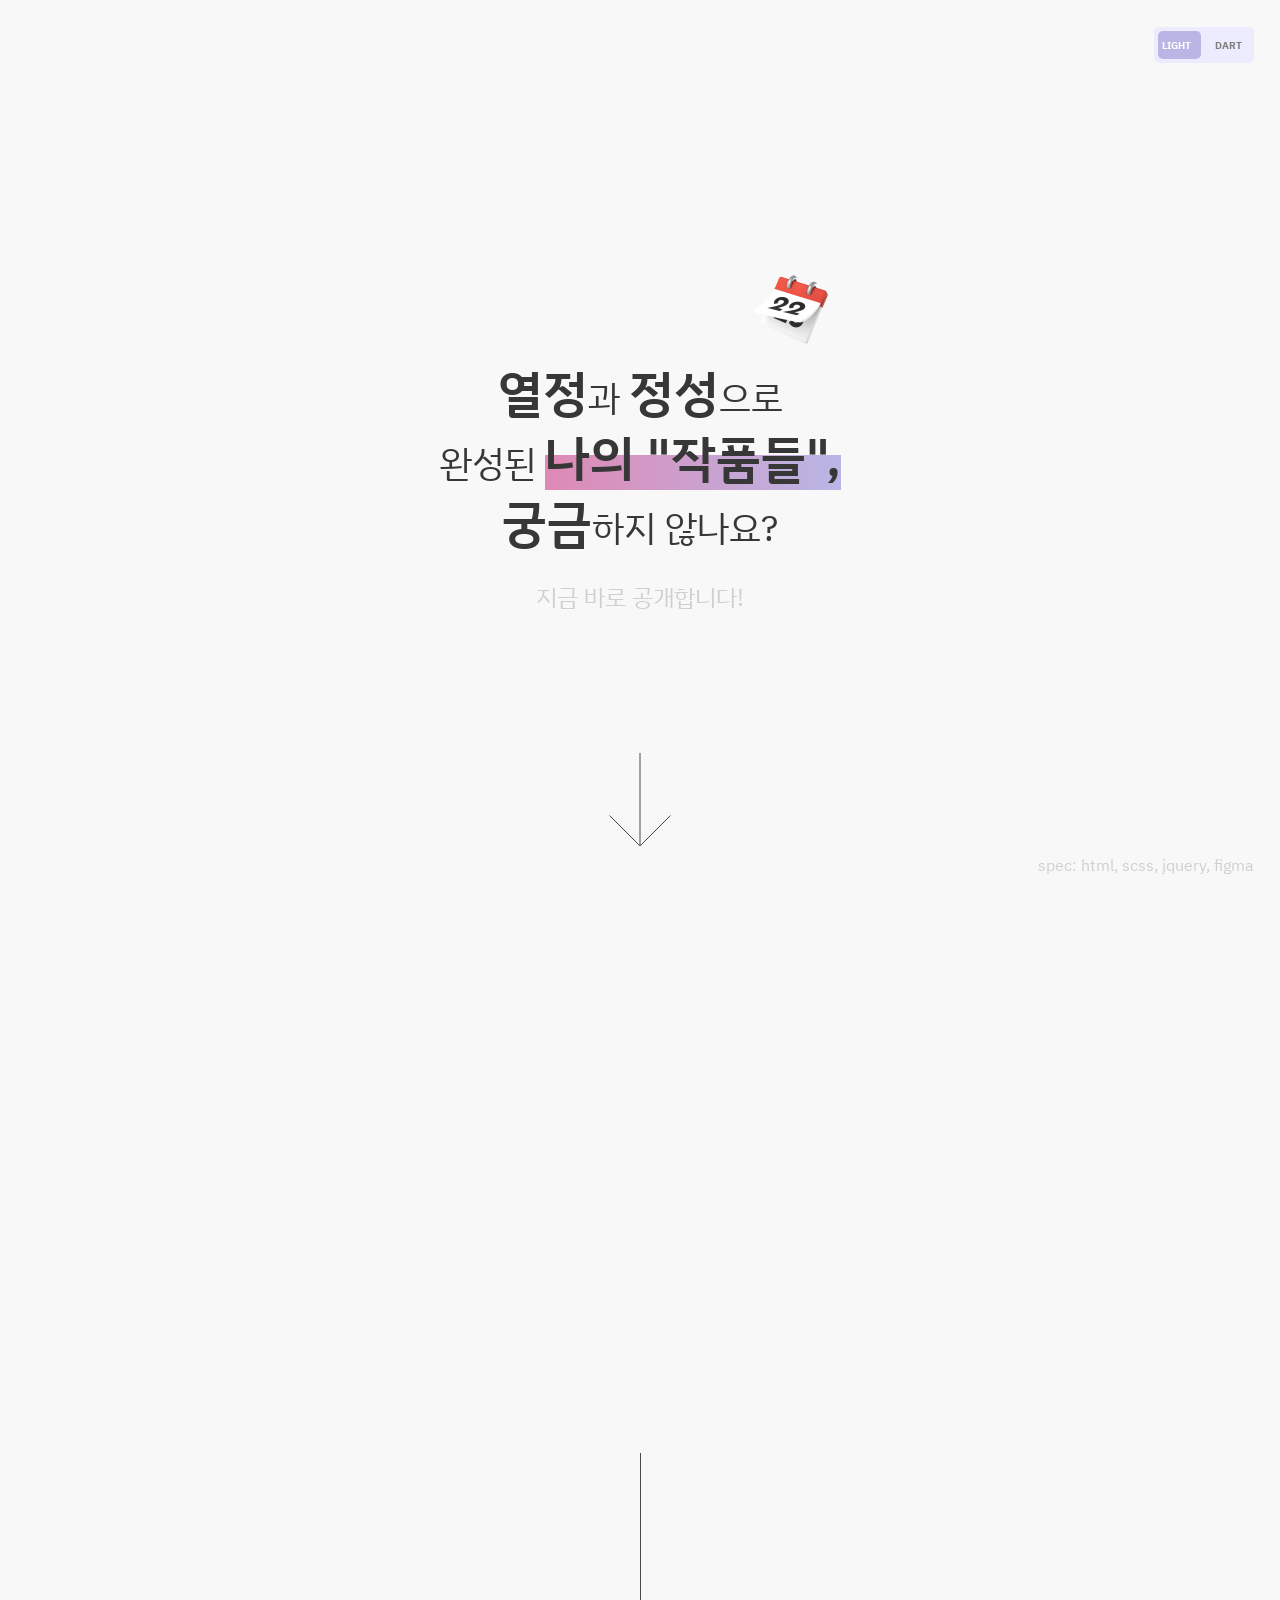
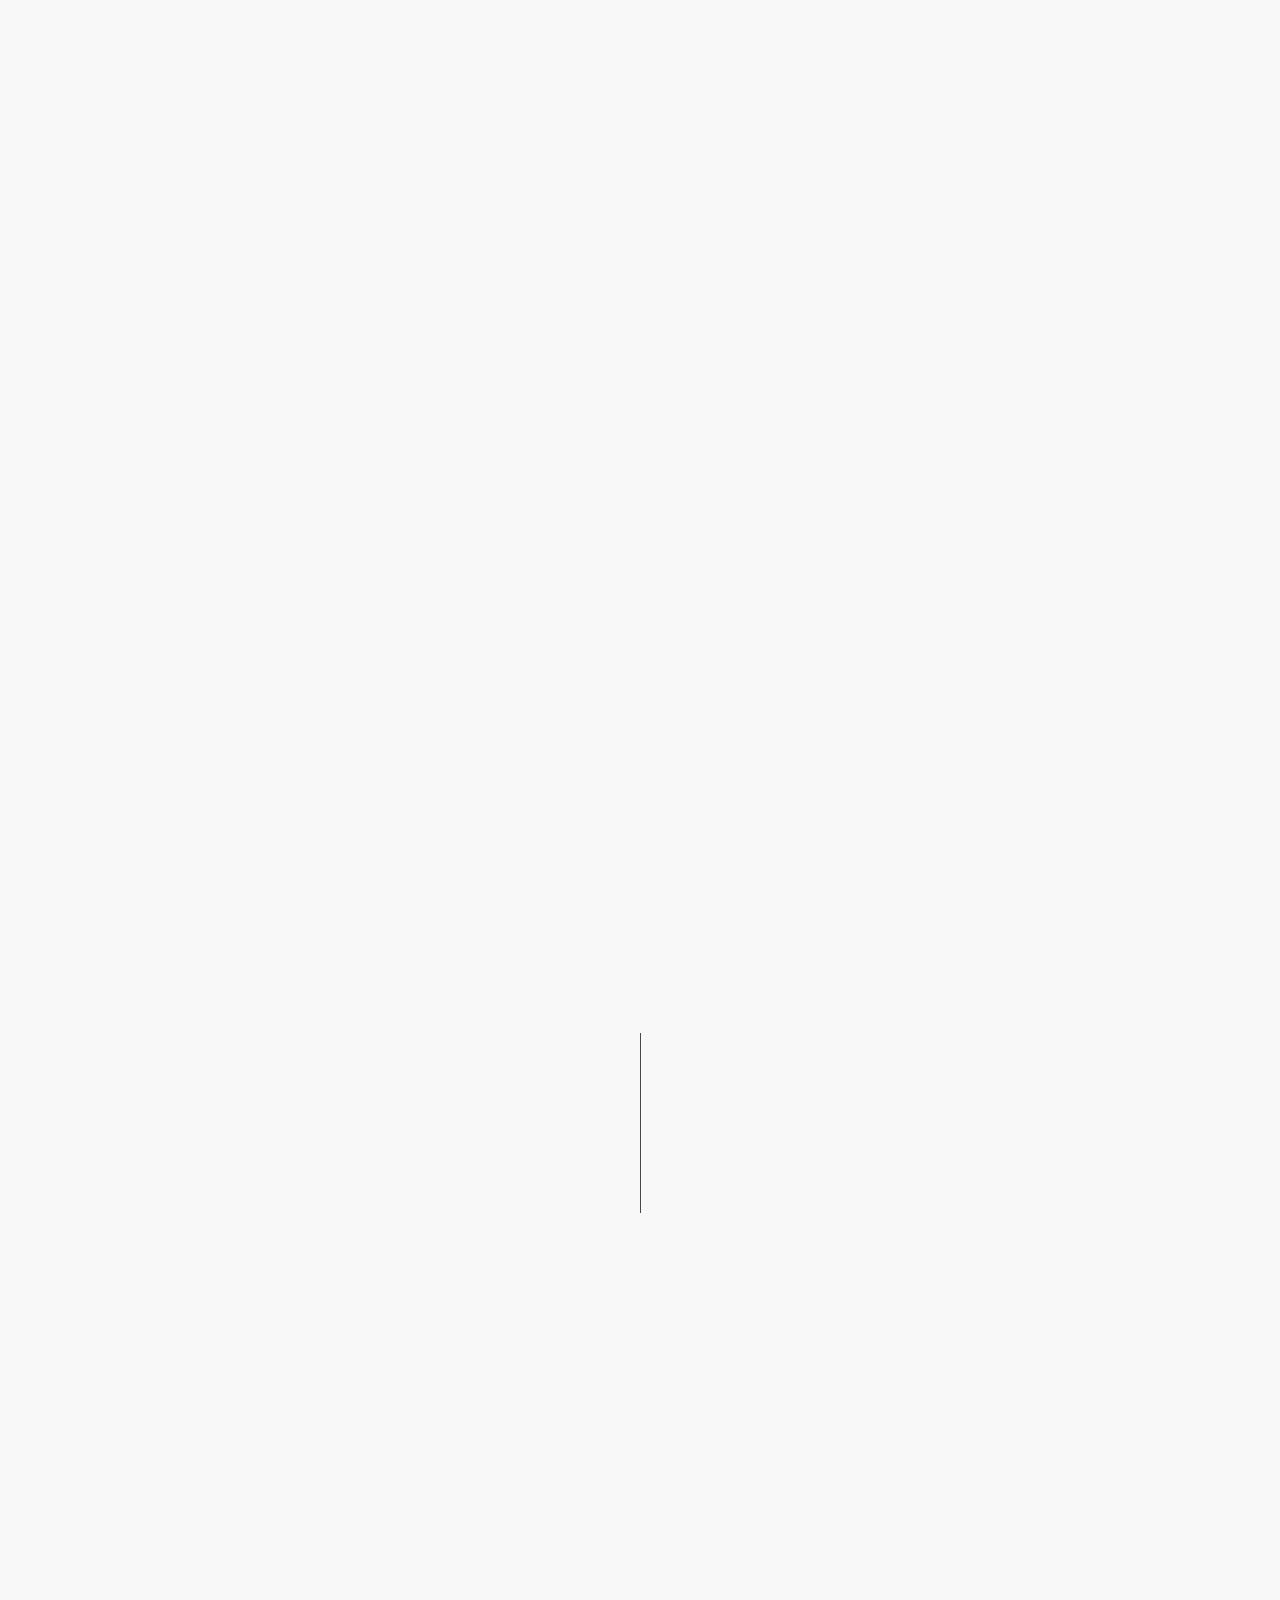
<file: index.html>
<!DOCTYPE html>
<html lang="ko">
<head>
    <meta charset="UTF-8">
    <meta http-equiv="X-UA-Compatible" content="IE=edge">
    <meta name="viewport" content="width=device-width, initial-scale=1.0">
    <title>포트폴리오</title>
    <link rel="stylesheet" href="css/common.css">
    <link rel="stylesheet" href="css/main.css">
    <link href="https://fonts.googleapis.com/css2?family=IBM+Plex+Sans+KR:wght@100;200;300;400;500;600;700&display=swap" rel="stylesheet">
    <link href="https://unpkg.com/aos@2.3.1/dist/aos.css" rel="stylesheet">
    <link rel="stylesheet" href="https://cdn.jsdelivr.net/npm/swiper@11/swiper-bundle.min.css"/>
    <script src="https://ajax.googleapis.com/ajax/libs/jquery/3.6.0/jquery.min.js"></script>
    <script src="https://unpkg.com/aos@2.3.1/dist/aos.js"></script>
    <script src="https://cdn.jsdelivr.net/npm/swiper@11/swiper-bundle.min.js"></script>
    <script src="js/common.js"></script>
    <script src="js/main.js"></script>
</head>
<body>

    <!-- day&night -->
    <div class="button-cover">
        <div class="button b2" id="button-10">
        <input type="checkbox" class="checkbox" id="lightCheck"/>
        <div class="knobs">
            <span>LIGHT</span>
        </div>
        <div class="layer"></div>
        </div>
    </div>
    <!-- // day&night -->

    <p class="spec_info">spec: html, scss, jquery, figma</p>

    <!-- cnt01 -->
    <div class="cnt01_wrap wd1600">
        <div class="cnt_header" data-aos="fade-up" data-aos-duration="1400">
            <h2>
                <span>열정</span>과 <span>정성</span>으로
                <br>
                완성된 <span class="underbar">나의 "작품들",</span>
                <br>
                <span>궁금</span>하지 않나요?
            </h2>

            <p>지금 바로 공개합니다!</p>
        </div>

        <img src="img/arrow_down_black.svg" alt="">

        <ul class="keyword_wrap">
            <li class="keyword_list idea">
                <img class="list_img" src="img/idea_img.svg" alt="키워드 이미지">
                <span>#아이디어뱅크</span>
            </li>

            <li class="keyword_list passion">
                <img class="list_img" src="img/passion_img.svg" alt="키워드 이미지">
                <span>#열정</span>
            </li>

            <li class="keyword_list trendy">
                <img class="list_img" src="img/trendy_img.svg" alt="키워드 이미지">
                <span>#트렌디</span>
            </li>

            <li class="keyword_list harmony">
                <img class="list_img" src="img/harmony_img.svg" alt="키워드 이미지">
                <span>#화합</span>
            </li>

            <li class="keyword_list positive">
                <img class="list_img" src="img/positive_img.svg" alt="키워드 이미지">
                <span>#긍정</span>
            </li>

            <li class="keyword_list communication">
                <img class="list_img" src="img/communication_img.svg" alt="키워드 이미지">
                <span>#소통</span>
            </li>

            <li class="keyword_list challenge">
                <img class="list_img" src="img/challenge_img.svg" alt="키워드 이미지">
                <span>#도전</span>
            </li>
        </ul>
    </div>
    <!-- // cnt01 -->

    <!-- cnt02 -->
    <div class="cnt02_wrap wd1600">
        <div class="cnt_section01 textCenter" data-aos="fade-up" data-aos-duration="1600">
            <p>만나서</p>
            <p>반가워요!</p>
        </div>

        <div class="line marginAuto"></div>

        <div class="cnt_section02 textCenter" data-aos="fade-up" data-aos-duration="1600">
            <p>오늘보다 <span class="pointDot">내</span><span class="pointDot">일</span> 더 <span class="fw600">발전</span>하는</p>
            <p><span class="fw600 underbar">"퍼블리셔"</span> 빈주현 입니다:)</p>
        </div>
    </div>
    <!-- // cnt02 -->

    <!-- cnt03 -->
    <div class="cnt03_wrap wd1600" id="cate01">
        <div class="cnt_section01" data-aos="fade-up" data-aos-duration="1600">
            <div class="cnt_header" data-aos="fade-right" data-aos-duration="1400">
                <span>기술역량</span>
            </div>

            <ul class="cnt_section">
                <li class="sec_title">솔루션</li>

                <li class="cnt_article">
                    <div class="cnt_left">
                        <div class="logo small01">godomall</div>
                    </div>
                </li>

                <li class="cnt_article">
                    <div class="cnt_left">
                        <div class="logo small01">cafe24</div>
                    </div>
                </li>

                <li class="cnt_article">
                    <div class="cnt_left">
                        <div class="logo small01">make#</div>
                    </div>
                </li>
            </ul>

            <ul class="cnt_section">
                <li class="sec_title">스킬</li>

                <li class="cnt_article">
                    <div class="cnt_left">
                        <div class="logo small01">Html</div>
                    </div>
                </li>

                <li class="cnt_article">
                    <div class="cnt_left">
                        <div class="logo small01">Css</div>
                    </div>
                </li>

                <li class="cnt_article">
                    <div class="cnt_left">
                        <div class="logo small01">Jquery</div>
                    </div>
                </li>

                <li class="cnt_article">
                    <div class="cnt_left">
                        <div class="logo small01">Bootstrap</div>
                    </div>
                </li>

                <li class="cnt_article">
                    <div class="cnt_left">
                        <div class="logo small01">Figma</div>
                    </div>
                </li>

                <li class="cnt_article">
                    <div class="cnt_left">
                        <div class="logo small01">Ps</div>
                    </div>
                </li>

                <li class="cnt_article">
                    <div class="cnt_left">
                        <div class="logo small01">Ai</div>
                    </div>
                </li>
            </ul>

            <ul class="cnt_section">
                <li class="sec_title">스터디</li>

                <li class="cnt_article">
                    <div class="cnt_left">
                        <div class="logo small01">Javascript</div>
                    </div>
                </li>

                <li class="cnt_article">
                    <div class="cnt_left">
                        <div class="logo small01">Git</div>
                    </div>
                </li>

                <li class="cnt_article">
                    <div class="cnt_left">
                        <div class="logo small01">Scss</div>
                    </div>
                </li>

                <li class="cnt_article">
                    <div class="cnt_left">
                        <div class="logo small01">Tailwind<br>Css</div>
                    </div>
                </li>
            </ul>
        </div>

        <div class="cnt_section02" data-aos="fade-up" data-aos-duration="1600">
            <div class="cnt_header" data-aos="fade-right" data-aos-duration="1400">
                <span class="pointDot">자</span><span class="pointDot">격</span><span class="pointDot">정</span><span class="pointDot">보</span>
            </div>

            <ul class="cnt_section">
                <li class="info_list">
                    <span class="date">2025.04</span>
                    <span class="text">웹디자인개발기능사</span>
                </li>

                <li class="info_list">
                    <span class="date">2018.08</span>
                    <span class="text">정보기술자격(ITQ) 아래한글 A등급</span>
                </li>

                <li class="info_list">
                    <span class="date">2018.08</span>
                    <span class="text">정보기술자격(ITQ)한글파워포인트 A등급</span>
                </li>

                <li class="info_list">
                    <span class="date">2018.08</span>
                    <span class="text">정보기술자격(ITQ)한글엑셀 B등급</span>
                </li>

                <li class="info_list">
                    <span class="date">2018.06</span>
                    <span class="text">GTQ포토샵1급</span>
                </li>

                <li class="info_list">
                    <span class="date">2014.08</span>
                    <span class="text">2종보통운전면허</span>
                </li>
        </div>

        <div class="cnt_section03" data-aos="fade-up" data-aos-duration="1600">
            <div class="cnt_header" data-aos="fade-right" data-aos-duration="1400">
                <span class="pointDot">교</span><span class="pointDot">육</span>
            </div>

            <ul class="cnt_section">
                <li class="info_title">오프라인 교육</li>

                <li class="info_list">
                    <span class="date">2021.09 ~ 2021.10</span>
                    <span class="text">퍼스트컴퓨터바리스타학원</span>
                    <span class="info">- 반응형 웹 퍼블리셔 심화 과정(포트폴리오 제작)</span>
                </li>

                <li class="info_list">
                    <span class="date">2021.07 ~ 2021.09</span>
                    <span class="text">퍼스트컴퓨터바리스타학원</span>
                    <span class="info">- 반응형 UI/UX 웹 퍼블리셔( HTML,CSS,jQuery 구현)</span>
                </li>
            </ul>

            <ul class="cnt_section">
                <li class="info_title">온라인 교육</li>

                <li class="info_list">
                    <span class="date">2026.03.03</span>
                    <span class="text">Vue3 완벽 마스터: 기초부터 실전까지 - 기본편</span>
                    <span class="info">- Vue3 이론 및 활용 예제 스터디 <i class="certicate pdfLink" data-url="pdf/vue3_basic.pdf"><img src="img/icon_ticket.png" alt="수료증 아이콘"></i></span>
                </li>

                <li class="info_list">
                    <span class="date">2025.04.17</span>
                    <span class="text">13가지 예제로 배우는 CSS Flex & Grid 핵심 기능</span>
                    <span class="info">- Flex & Grid 이론 및 활용 예제 스터디 <i class="certicate pdfLink" data-url="pdf/flexGrid.pdf"><img src="img/icon_ticket.png" alt="수료증 아이콘"></i></span>
                </li>
                
                <li class="info_list">
                    <span class="date">2025.02.19</span>
                    <span class="text">SCSS(SASS)+GRID+FLEX 실전 포트폴리오 퍼블리싱</span>
                    <span class="info">- SCSS 이론 및 활용 예제 스터디 <i class="certicate pdfLink" data-url="pdf/scss.pdf"><img src="img/icon_ticket.png" alt="수료증 아이콘"></i></span>
                </li>

                <li class="info_list">
                    <span class="date">2025.01.09</span>
                    <span class="text">웹 프론트엔드를 위한 자바스크립트 첫걸음</span>
                    <span class="info">- 기초/응용 자바스크립트 스터디 <i class="certicate pdfLink" data-url="pdf/js.pdf"><img src="img/icon_ticket.png" alt="수료증 아이콘"></i></span>
                </li>
            </ul>
        </div>

        <div class="cnt_section04" data-aos="fade-up" data-aos-duration="1600">
            <div class="cnt_header" data-aos="fade-right" data-aos-duration="1400">
                <span class="pointDot">경</span><span class="pointDot">력</span>
            </div>

            <ul class="cnt_section">
                <li class="info_list">
                    <span class="date">2025.04 ~ 현재</span>
                    <span class="text">창헬스케어</span>
                    <span class="info">- 자사 헬스케어 관리자 페이지 퍼블리싱 작업(Vue3)</span>
                    <span class="info">- 자사 하이브리드앱 리뉴얼 페이지 퍼블리싱 작업(Vue3)</span>
                    <span class="info">- 복지몰 이제너두 자사 서비스 소개 페이지 퍼블리싱 작업(Vue3)</span>
                    <span class="info">- 건강 검진 스크래핑 페이지 퍼블리싱 작업(HTML)</span>
                </li>

                <li class="info_list">
                    <span class="date">2023.05 ~ 2024.12</span>
                    <span class="text">디자인위브</span>
                    <span class="info">- 솔루션 홈페이지 퍼블리싱 작업(고도몰, 카페24, 메이크샵)</span>
                    <span class="info">- 솔루션 홈페이지 유지보수(고도몰, 카페24, 메이크샵)</span>
                </li>

                <li class="info_list">
                    <span class="date">2021.11 ~ 2023.02</span>
                    <span class="text">상록아이엔씨</span>
                    <span class="info">- 본사 홈페이지 유지보수</span>
                    <span class="info">- 제안서 디자인 시안 작업</span>
                    <span class="info">- 프로젝트 디자인 및 퍼블리싱 작업</span>
                </li>
            </ul>
        </div>
    </div>
    <!-- // cnt03 -->

    <!-- cnt04 -->
    <div class="cnt04_wrap" id="cate02">
        <div class="cnt_header wd1600" data-aos="fade-right" data-aos-duration="1400">
            <p><span class="underbar">포트폴리오</span> 리스트</p>
            <p>퍼블리싱&디자인 작업한 개인 포트폴리오 및 회사 작업물 입니다.</p>
        </div>

        <div class="cnt_section">
            <div class="cnt_article article03" data-aos="fade-up" data-aos-duration="1600">
                <p class="article_title">2024년</p>

                <div class="article_cnt">
                    <div class="swiper mySwiper">
                        <div class="swiper-wrapper">
                            <div class="cnt_list swiper-slide">
                                <div class="cnt_top">
                                    <p class="cnt_title">
                                        아로셀
                                        <br>
                                        전체 맞춤 작업
                                    </p>
                                    <p class="cnt_subTitle">퍼블리싱 100% 작업</p>
                                </div> 
    
                                <div class="cnt_bottom">
                                    <a href="project2024/project01.html" class="moreBtn">자세히보기</a>
                                </div> 
                            </div>
    
                            <div class="cnt_list swiper-slide">
                                <div class="cnt_top">
                                    <p class="cnt_title">
                                        나인위시스
                                        <br>
                                        전체 맞춤 작업
                                    </p>
                                    <p class="cnt_subTitle">퍼블리싱 10% 작업</p>
                                </div> 
    
                                <div class="cnt_bottom">
                                    <a href="project2024/project02.html" class="moreBtn">자세히보기</a>
                                </div> 
                            </div>

                            <div class="cnt_list swiper-slide">
                                <div class="cnt_top">
                                    <p class="cnt_title">
                                        오르
                                        <br>
                                        전체 맞춤 작업
                                    </p>
                                    <p class="cnt_subTitle">퍼블리싱 100% 작업</p>
                                </div> 
    
                                <div class="cnt_bottom">
                                    <a href="project2024/project03.html" class="moreBtn">자세히보기</a>
                                </div> 
                            </div>

                            <div class="cnt_list swiper-slide">
                                <div class="cnt_top">
                                    <p class="cnt_title">
                                        버즈비
                                        <br>
                                        부분 맞춤 작업
                                    </p>
                                    <p class="cnt_subTitle">퍼블리싱 100% 작업</p>
                                </div> 
    
                                <div class="cnt_bottom">
                                    <a href="project2024/project04.html" class="moreBtn">자세히보기</a>
                                </div> 
                            </div>

                            <div class="cnt_list swiper-slide">
                                <div class="cnt_top">
                                    <p class="cnt_title">
                                        토리든
                                        <br>
                                        코드 이전 및 수정 작업
                                    </p>
                                    <p class="cnt_subTitle">퍼블리싱 100% 작업</p>
                                </div> 
    
                                <div class="cnt_bottom">
                                    <a href="project2024/project05.html" class="moreBtn">자세히보기</a>
                                </div> 
                            </div>
                        </div>
                    </div>

                    <div class="swiper-pagination"></div>
                </div>
            </div>

            <div class="cnt_article article02" data-aos="fade-up" data-aos-duration="1600">
                <p class="article_title">2023년</p>

                <div class="article_cnt">
                    <div class="swiper mySwiper">
                        <div class="swiper-wrapper">
                            <div class="cnt_list swiper-slide">
                                <div class="cnt_top">
                                    <p class="cnt_title">
                                        펫쉴드
                                        <br>
                                        주문서 페이지 작업
                                    </p>
                                    <p class="cnt_subTitle">퍼블리싱 100% 작업</p>
                                </div> 
    
                                <div class="cnt_bottom">
                                    <a href="project2023/project01.html" class="moreBtn">자세히보기</a>
                                </div> 
                            </div>

                            <div class="cnt_list swiper-slide">
                                <div class="cnt_top">
                                    <p class="cnt_title">
                                        커피앳웍스
                                        <br>
                                        부분 맞춤 작업
                                    </p>
                                    <p class="cnt_subTitle">퍼블리싱 100% 작업</p>
                                </div> 
    
                                <div class="cnt_bottom">
                                    <a href="project2023/project02.html" class="moreBtn">자세히보기</a>
                                </div> 
                            </div>
    
                            <div class="cnt_list swiper-slide">
                                <div class="cnt_top">
                                    <p class="cnt_title">
                                        굽네몰
                                        <br>
                                        전체 맞춤 작업
                                    </p>
                                    <p class="cnt_subTitle">퍼블리싱 30% 작업</p>
                                </div> 
    
                                <div class="cnt_bottom">
                                    <a href="project2023/project03.html" class="moreBtn">자세히보기</a>
                                </div> 
                            </div>

                            <div class="cnt_list swiper-slide">
                                <div class="cnt_top">
                                    <p class="cnt_title">
                                        밀크바오밥
                                        <br>
                                        전체 맞춤 작업
                                    </p>
                                    <p class="cnt_subTitle">퍼블리싱 15% 작업</p>
                                </div> 
    
                                <div class="cnt_bottom">
                                    <a href="project2023/project04.html" class="moreBtn">자세히보기</a>
                                </div> 
                            </div>
    
                            <div class="cnt_list swiper-slide">
                                <div class="cnt_top">
                                    <p class="cnt_title">
                                        라프리마몰
                                        <br>
                                        부분 리뉴얼 작업
                                    </p>
                                    <p class="cnt_subTitle">퍼블리싱 100% 작업</p>
                                </div> 
    
                                <div class="cnt_bottom">
                                    <a href="project2023/project05.html" class="moreBtn">자세히보기</a>
                                </div> 
                            </div>
                        </div>
                    </div>

                    <div class="swiper-pagination"></div>
                </div>
            </div>

            <div class="cnt_article article01" data-aos="fade-up" data-aos-duration="1600">
                <p class="article_title">2022년</p>

                <div class="article_cnt">
                    <div class="swiper mySwiper">
                        <div class="swiper-wrapper">
                            <div class="cnt_list swiper-slide">
                                <div class="cnt_top">
                                    <p class="cnt_title">
                                        양산시 인공지능
                                        <br>
                                        AI 어드민 홈페이지
                                    </p>
                                    <p class="cnt_subTitle">디자인, 퍼블리싱 100% 작업</p>
                                </div> 
    
                                <div class="cnt_bottom">
                                    <a href="project2022/project01.html" class="moreBtn">자세히보기</a>
                                </div> 
                            </div>
    
                            <div class="cnt_list swiper-slide">
                                <div class="cnt_top">
                                    <p class="cnt_title">
                                        상록아이엔씨
                                        <br>
                                        리뉴얼 시안 작업
                                    </p>
                                    <p class="cnt_subTitle">디자인, 퍼블리싱 100% 작업</p>
                                </div> 
    
                                <div class="cnt_bottom">
                                    <a href="project2022/project02.html" class="moreBtn">자세히보기</a>
                                </div> 
                            </div>
    
                            <div class="cnt_list swiper-slide">
                                <div class="cnt_top">
                                    <p class="cnt_title">
                                        배민문방구
                                        <br>
                                        개인 포트폴리오
                                    </p>
                                    <p class="cnt_subTitle">디자인, 퍼블리싱 100% 작업</p>
                                </div> 
    
                                <div class="cnt_bottom">
                                    <a href="project2022/project03.html" class="moreBtn">자세히보기</a>
                                </div> 
                            </div>
    
                            <div class="cnt_list swiper-slide">
                                <div class="cnt_top">
                                    <p class="cnt_title">
                                        노트폴리오
                                        <br>
                                        클론 코딩
                                    </p>
                                    <p class="cnt_subTitle">디자인, 퍼블리싱 100% 작업</p>
                                </div> 
    
                                <div class="cnt_bottom">
                                    <a href="project2022/project04.html" class="moreBtn">자세히보기</a>
                                </div> 
                            </div>
    
                            <div class="cnt_list swiper-slide">
                                <div class="cnt_top">
                                    <p class="cnt_title">
                                        하이츠 스토어
                                        <br>
                                        클론 코딩
                                    </p>
                                    <p class="cnt_subTitle">디자인, 퍼블리싱 100% 작업</p>
                                </div> 
    
                                <div class="cnt_bottom">
                                    <a href="project2022/project05.html" class="moreBtn">자세히보기</a>
                                </div> 
                            </div>
                        </div>
                    </div>

                    <div class="swiper-pagination"></div>
                </div>
            </div>
        </div>
    </div>
    <!-- // cnt04 -->

    <!-- cnt05 -->
    <div class="cnt05_wrap">
        <div class="line marginAuto"></div>

        <div class="cnt_header textCenter" data-aos="fade-up" data-aos-duration="1600">
            <img src="img/clock.png" alt="시계 이미지">
            <p>지금은</p>
            <p>공부시간!</p>
        </div>

        <div class="cnt_section cnt_section01 textCenter" id="cate03" data-aos="fade-up" data-aos-duration="1600">
            <ul class="cnt_list wd1600">
                <li>
                    <a href="https://aerial-sail-f57.notion.site/SCSS-01-Nesting-77ac64ecab304016a0408e0202cc292a?pvs=4" class="list_txt"><span>SCSS 01-선택자 중첩(Nesting)</span></a>
                    <a href="https://aerial-sail-f57.notion.site/SCSS-01-Nesting-77ac64ecab304016a0408e0202cc292a?pvs=4" class="list_moreBtn"><img src="img/moreBtn.svg" alt="더보기 버튼"></a>
                    <a href="https://aerial-sail-f57.notion.site/SCSS-01-Nesting-77ac64ecab304016a0408e0202cc292a?pvs=4" class="list_moreBtn dark"><img src="img/moreBtnW.svg" alt="다크모드 더보기 버튼"></a>
                </li>

                <li>
                    <a href="https://aerial-sail-f57.notion.site/SCSS-02-86cba228ca8b4ba1acc4df4cc294643a?pvs=4" class="list_txt"><span>SCSS 02-부모 선택자 참조(&)</span></a>
                    <a href="https://aerial-sail-f57.notion.site/SCSS-02-86cba228ca8b4ba1acc4df4cc294643a?pvs=4" class="list_moreBtn"><img src="img/moreBtn.svg" alt="더보기 버튼"></a>
                    <a href="https://aerial-sail-f57.notion.site/SCSS-02-86cba228ca8b4ba1acc4df4cc294643a?pvs=4" class="list_moreBtn dark"><img src="img/moreBtnW.svg" alt="다크모드 더보기 버튼"></a>
                </li>

                <li>
                    <a href="https://aerial-sail-f57.notion.site/SCSS-03-01-1576b01198ab455f8f52b79fa8fde91a?pvs=4" class="list_txt"><span>SCSS 03-선택자#01</span></a>
                    <a href="https://aerial-sail-f57.notion.site/SCSS-03-01-1576b01198ab455f8f52b79fa8fde91a?pvs=4" class="list_moreBtn"><img src="img/moreBtn.svg" alt="더보기 버튼"></a>
                    <a href="https://aerial-sail-f57.notion.site/SCSS-03-01-1576b01198ab455f8f52b79fa8fde91a?pvs=4" class="list_moreBtn dark"><img src="img/moreBtnW.svg" alt="다크모드 더보기 버튼"></a>
                </li>

                <li>
                    <a href="https://aerial-sail-f57.notion.site/SCSS-04-02-1743d622f2494d9797dfbb9c1316c4aa?pvs=4" class="list_txt"><span>SCSS 04-선택자#02</span></a>
                    <a href="https://aerial-sail-f57.notion.site/SCSS-04-02-1743d622f2494d9797dfbb9c1316c4aa?pvs=4" class="list_moreBtn"><img src="img/moreBtn.svg" alt="더보기 버튼"></a>
                    <a href="https://aerial-sail-f57.notion.site/SCSS-04-02-1743d622f2494d9797dfbb9c1316c4aa?pvs=4" class="list_moreBtn dark"><img src="img/moreBtnW.svg" alt="다크모드 더보기 버튼"></a>
                </li>

                <li>
                    <a href="https://aerial-sail-f57.notion.site/SCSS-05-1e50865c50dc483c82c05223aa5afffc?pvs=4" class="list_txt"><span>SCSS 05-부모 선택자 참조(&) 가상클래스</span></a>
                    <a href="https://aerial-sail-f57.notion.site/SCSS-05-1e50865c50dc483c82c05223aa5afffc?pvs=4" class="list_moreBtn"><img src="img/moreBtn.svg" alt="더보기 버튼"></a>
                    <a href="https://aerial-sail-f57.notion.site/SCSS-05-1e50865c50dc483c82c05223aa5afffc?pvs=4" class="list_moreBtn dark"><img src="img/moreBtnW.svg" alt="다크모드 더보기 버튼"></a>
                </li>

                <li>
                    <a href="https://aerial-sail-f57.notion.site/SCSS-06-at-root-63b386c67dec4fa28968af780b0e381e?pvs=4" class="list_txt"><span>SCSS 06-부모 선택자 중첩 나가기 @at-root</span></a>
                    <a href="https://aerial-sail-f57.notion.site/SCSS-06-at-root-63b386c67dec4fa28968af780b0e381e?pvs=4" class="list_moreBtn"><img src="img/moreBtn.svg" alt="더보기 버튼"></a>
                    <a href="https://aerial-sail-f57.notion.site/SCSS-06-at-root-63b386c67dec4fa28968af780b0e381e?pvs=4" class="list_moreBtn dark"><img src="img/moreBtnW.svg" alt="다크모드 더보기 버튼"></a>
                </li>
            </ul>
        </div>

        <div class="cnt_section cnt_section02 textCenter" data-aos="fade-up" data-aos-duration="1600">
            <ul class="cnt_list wd1600">
                <li>
                    <a href="https://aerial-sail-f57.notion.site/01_01-let-a65cf580e1c043f4bc9779feabaa86b3?pvs=4" class="list_txt"><span>01_01-변수(let)</span></a>
                    <a href="https://aerial-sail-f57.notion.site/01_01-let-a65cf580e1c043f4bc9779feabaa86b3?pvs=4" class="list_moreBtn"><img src="img/moreBtn.svg" alt="더보기 버튼"></a>
                    <a href="https://aerial-sail-f57.notion.site/01_01-let-a65cf580e1c043f4bc9779feabaa86b3?pvs=4" class="list_moreBtn dark"><img src="img/moreBtnW.svg" alt="다크모드 더보기 버튼"></a>
                </li>

                <li>
                    <a href="https://aerial-sail-f57.notion.site/01_02-const-17ad2222ebcc801ca85fe4a1722ca300?pvs=4" class="list_txt"><span>01_02-변수(const)</span></a>
                    <a href="https://aerial-sail-f57.notion.site/01_02-const-17ad2222ebcc801ca85fe4a1722ca300?pvs=4" class="list_moreBtn"><img src="img/moreBtn.svg" alt="더보기 버튼"></a>
                    <a href="https://aerial-sail-f57.notion.site/01_02-const-17ad2222ebcc801ca85fe4a1722ca300?pvs=4" class="list_moreBtn dark"><img src="img/moreBtnW.svg" alt="다크모드 더보기 버튼"></a>
                </li>

                <li>
                    <a href="https://aerial-sail-f57.notion.site/01_03-17bd2222ebcc80f2b852c0082a12ac6a?pvs=4" class="list_txt"><span>01_03-변수 차이점</span></a>
                    <a href="https://aerial-sail-f57.notion.site/01_03-17bd2222ebcc80f2b852c0082a12ac6a?pvs=4" class="list_moreBtn"><img src="img/moreBtn.svg" alt="더보기 버튼"></a>
                    <a href="https://aerial-sail-f57.notion.site/01_03-17bd2222ebcc80f2b852c0082a12ac6a?pvs=4" class="list_moreBtn dark"><img src="img/moreBtnW.svg" alt="다크모드 더보기 버튼"></a>
                </li>

                <li>
                    <a href="https://aerial-sail-f57.notion.site/02_01-Number-17dd2222ebcc8065a03dddce5ecdcd59?pvs=4" class="list_txt"><span>02_01-데이터 타입(Number)</span></a>
                    <a href="https://aerial-sail-f57.notion.site/02_01-Number-17dd2222ebcc8065a03dddce5ecdcd59?pvs=4" class="list_moreBtn"><img src="img/moreBtn.svg" alt="더보기 버튼"></a>
                    <a href="https://aerial-sail-f57.notion.site/02_01-Number-17dd2222ebcc8065a03dddce5ecdcd59?pvs=4" class="list_moreBtn dark"><img src="img/moreBtnW.svg" alt="다크모드 더보기 버튼"></a>
                </li>

                <li>
                    <a href="https://aerial-sail-f57.notion.site/02_02-String-17ed2222ebcc8079b64adc757bb17342?pvs=4" class="list_txt"><span>02_02-데이터 타입(String)</span></a>
                    <a href="https://aerial-sail-f57.notion.site/02_02-String-17ed2222ebcc8079b64adc757bb17342?pvs=4" class="list_moreBtn"><img src="img/moreBtn.svg" alt="더보기 버튼"></a>
                    <a href="https://aerial-sail-f57.notion.site/02_02-String-17ed2222ebcc8079b64adc757bb17342?pvs=4" class="list_moreBtn dark"><img src="img/moreBtnW.svg" alt="다크모드 더보기 버튼"></a>
                </li>

                <li>
                    <a href="https://aerial-sail-f57.notion.site/02_03-Boolean-18fd2222ebcc807b9b1dc6e455975c95?pvs=4" class="list_txt"><span>02_03-데이터 타입(Boolean)</span></a>
                    <a href="https://aerial-sail-f57.notion.site/02_03-Boolean-18fd2222ebcc807b9b1dc6e455975c95?pvs=4" class="list_moreBtn"><img src="img/moreBtn.svg" alt="더보기 버튼"></a>
                    <a href="https://aerial-sail-f57.notion.site/02_03-Boolean-18fd2222ebcc807b9b1dc6e455975c95?pvs=4" class="list_moreBtn dark"><img src="img/moreBtnW.svg" alt="다크모드 더보기 버튼"></a>
                </li>
            </ul>
        </div>
    </div>
    <!-- // cnt05 -->

    <!-- quick menu -->
    <ul class="quick" id="quickMenu"></ul>
    <!-- // quick menu -->

    <!-- menuBtn -->
    <!-- <div class="menu_btn"><img src="img/menu.svg" alt="메뉴 버튼"></div> -->
    <!-- <div class="menu_btn dark"><img src="img/menuW.svg" alt="다크모드 메뉴 버튼"></div> -->
    <!-- // menuBtn -->

    <!-- topBtn -->
    <div class="top_btn"><img src="img/topBtn.svg" alt="탑 버튼"></div>
    <div class="top_btn dark"><img src="img/topBtnW.svg" alt="다크모드 탑 버튼"></div>
    <!-- // topBtn -->

    <div class="dim"></div>
</body>
</html>
</file>
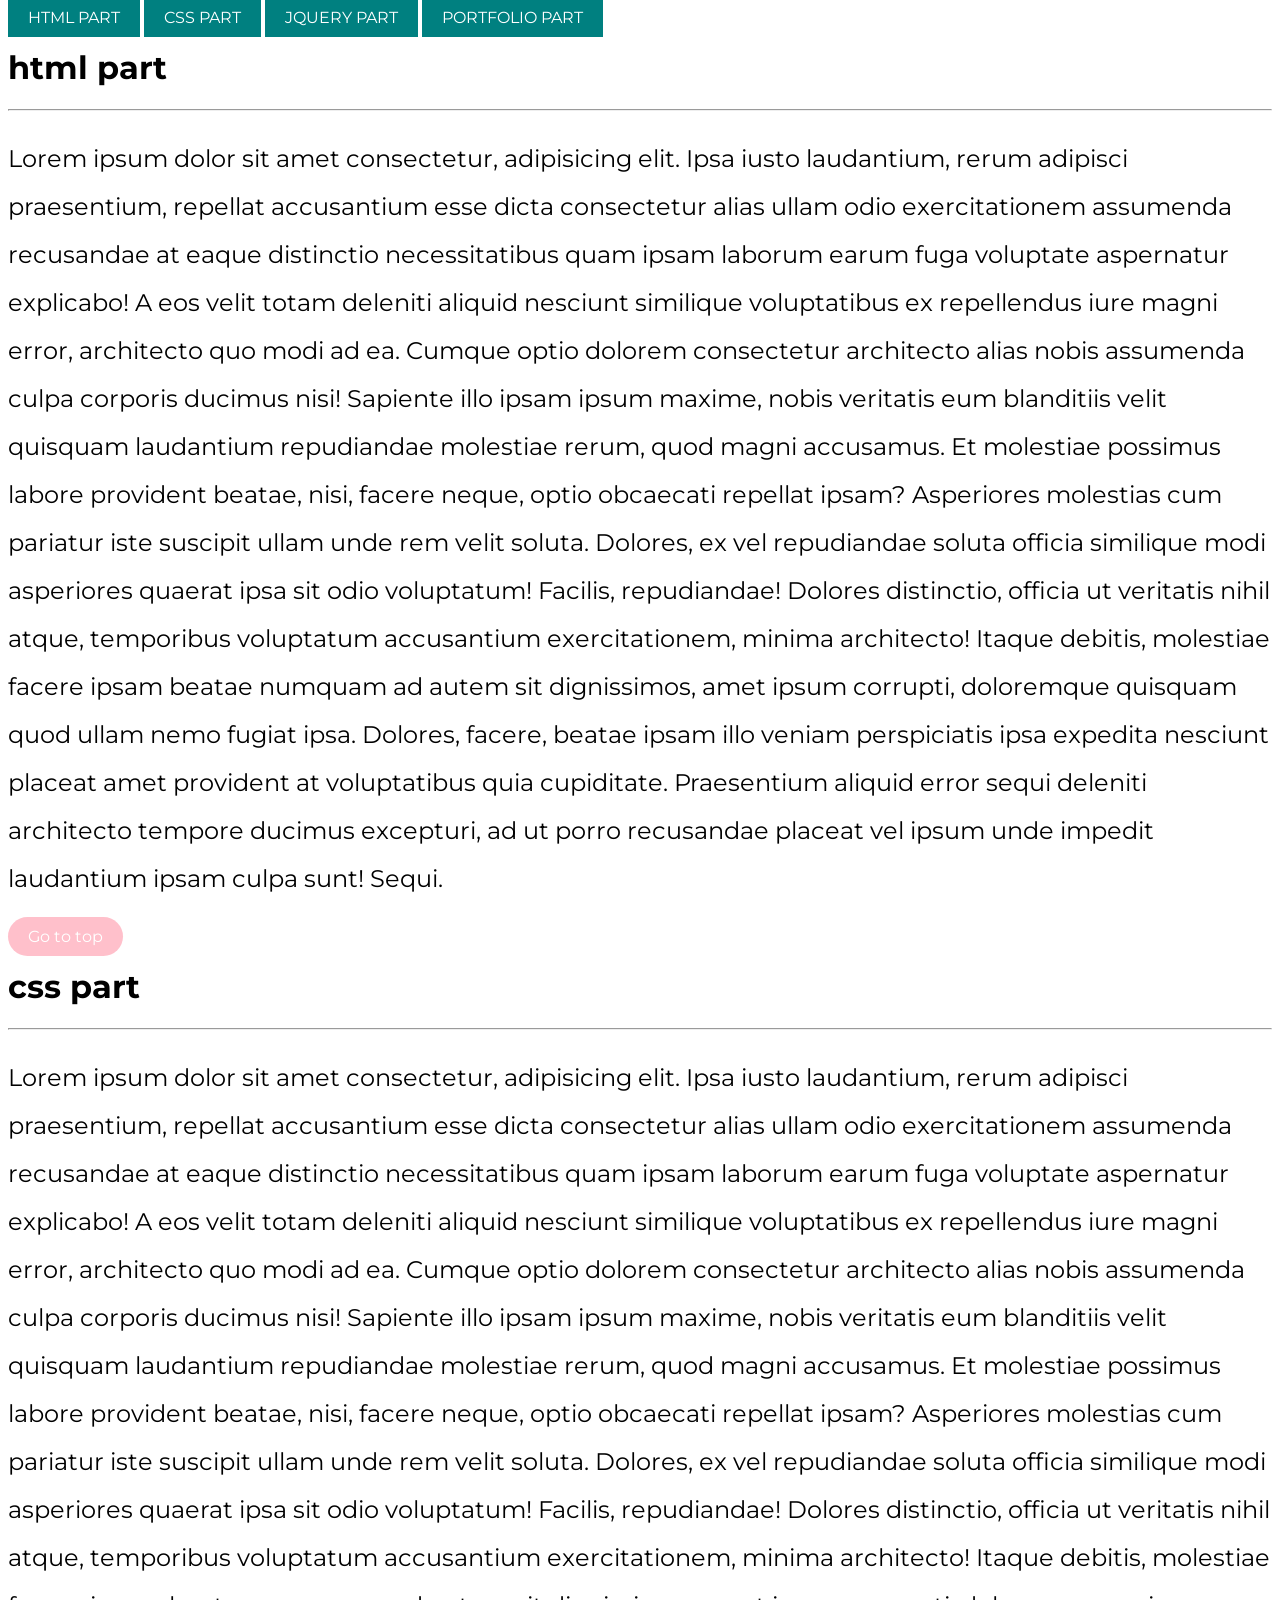
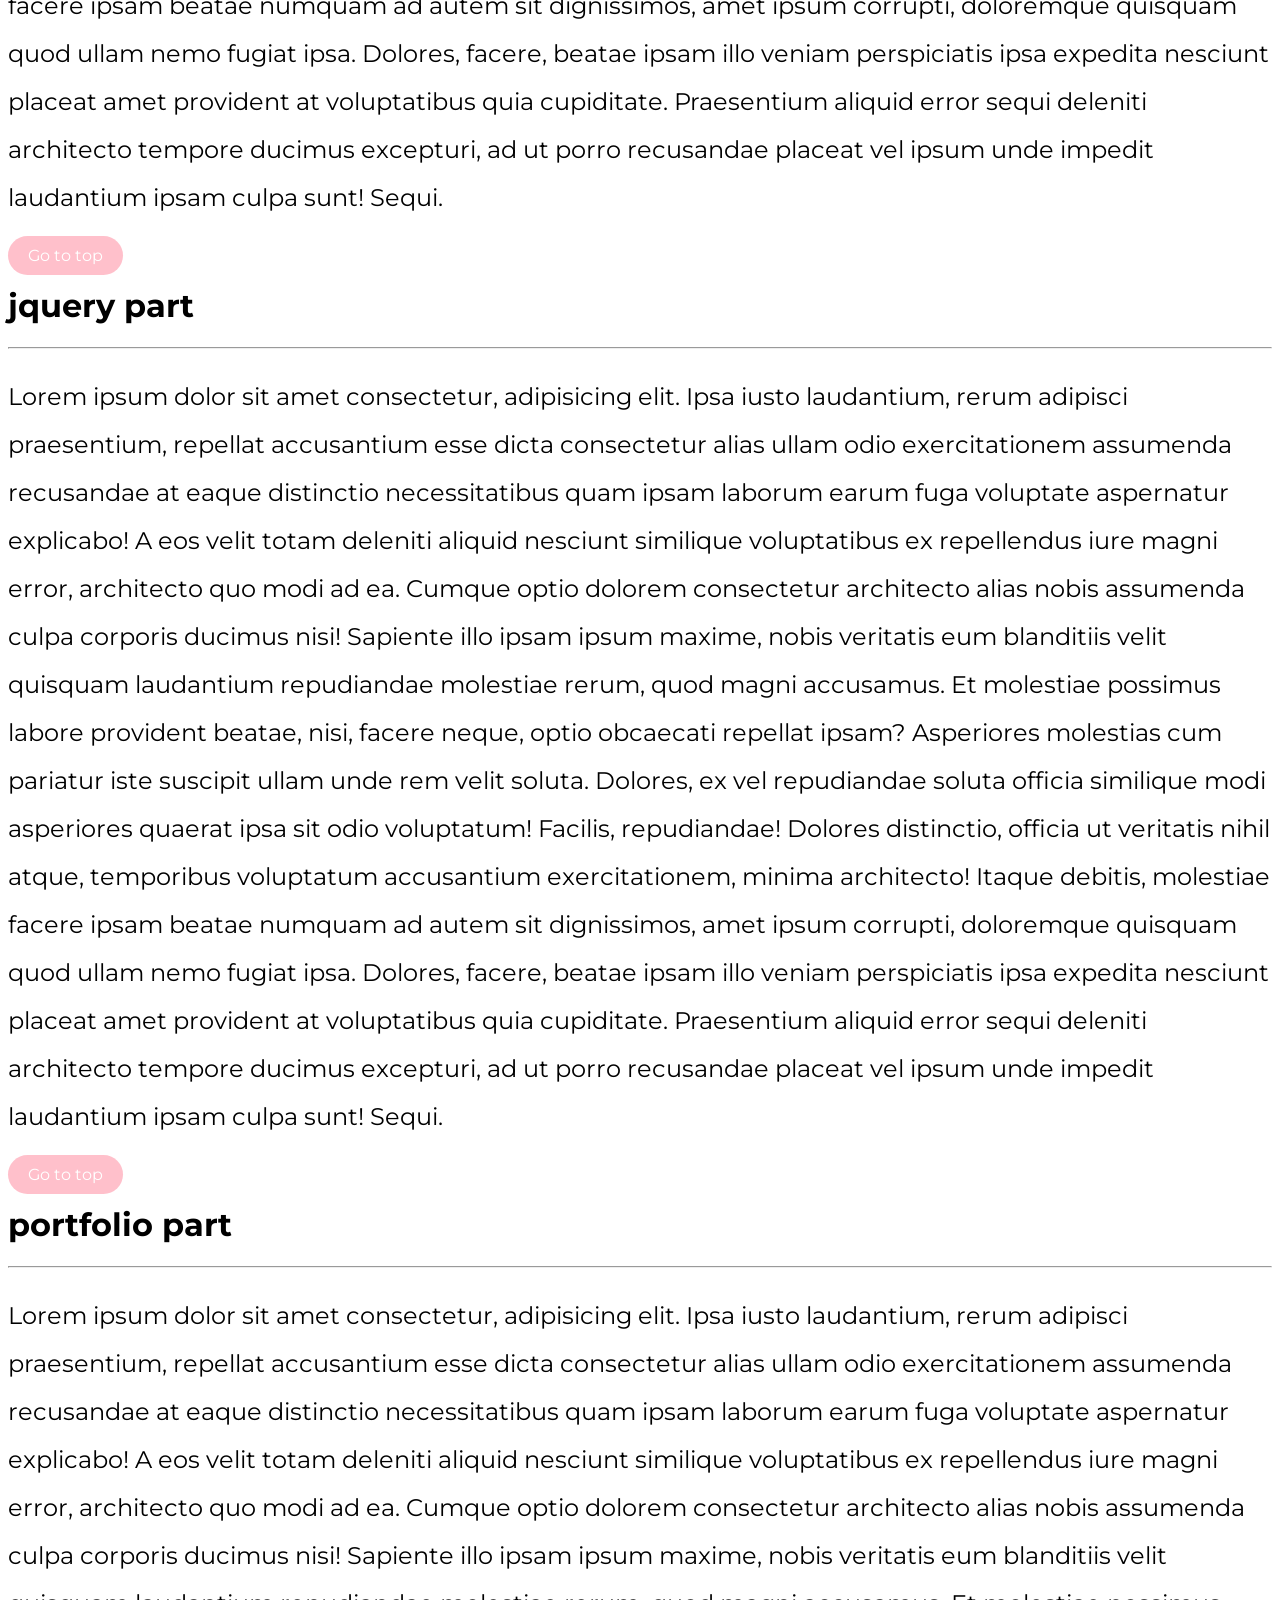
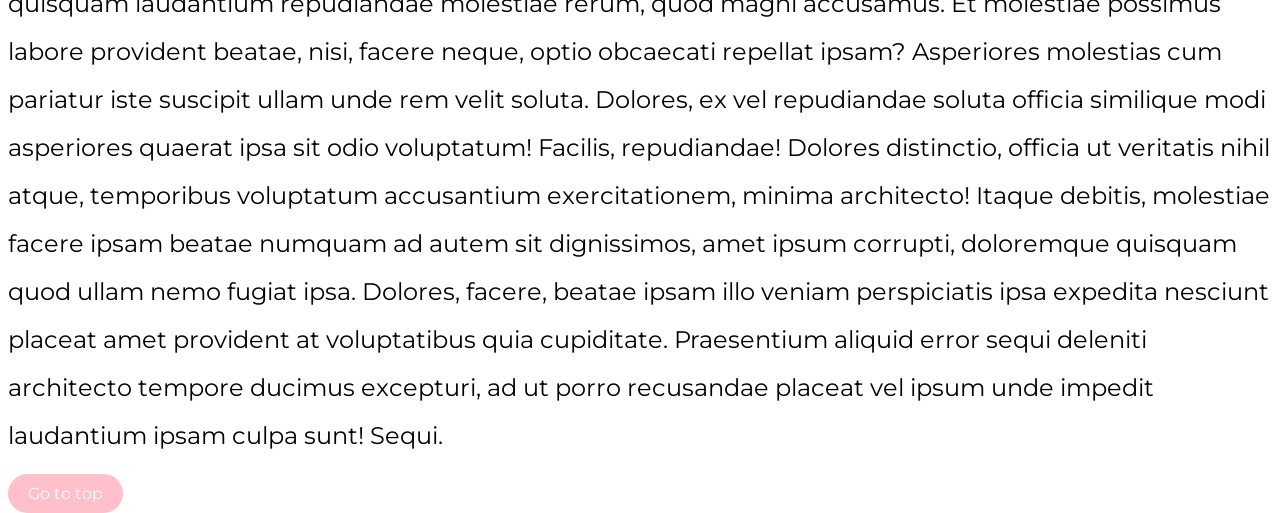
<file: notefolio/js/앵커(anchor) 만들고 부드럽게 스크롤해서 찾아가기/index.html>
<!DOCTYPE html>
<html lang="ko">
<head>
  <meta charset="UTF-8">
  <title>a앵커만들기</title>
  <!-- <script src="js/jquery-3.4.1.min.js"></script>
  <script src="js/jquery.scrollTo.min.js"></script> -->
  <style>
    /* Google Web Font */
    @import url('https://fonts.googleapis.com/css?family=Montserrat:300,400,500&display=swap');

    html {
      scroll-behavior: smooth;
    }
    
    body {
      font-family: 'Montserrat', sans-serif;
    }
    header a {
      background-color: teal;
      color: #fff;
      text-transform: uppercase;
      text-decoration: none;
      padding: 10px 20px;
    }
    p {
      font-size: 1.5em;
      line-height: 2em;
    }
    .btn-gototop {
      background-color: pink;
      color: #fff;
      text-decoration: none;
      padding: 10px 20px;
      border-radius: 20px;
    }
  </style>
</head>
<body>

  <div class="container">
    <header>
      <a href="#part1">html part</a>
      <a href="#part2">css part</a>
      <a href="#part3">jquery part</a>
      <a href="#part4">portfolio part</a>
    </header>

    <h1 id="part1">html part</h1>
    <hr>
    <p>
      Lorem ipsum dolor sit amet consectetur, adipisicing elit. Ipsa iusto laudantium, rerum adipisci praesentium, repellat accusantium esse dicta consectetur alias ullam odio exercitationem assumenda recusandae at eaque distinctio necessitatibus quam ipsam laborum earum fuga voluptate aspernatur explicabo! A eos velit totam deleniti aliquid nesciunt similique voluptatibus ex repellendus iure magni error, architecto quo modi ad ea. Cumque optio dolorem consectetur architecto alias nobis assumenda culpa corporis ducimus nisi! Sapiente illo ipsam ipsum maxime, nobis veritatis eum blanditiis velit quisquam laudantium repudiandae molestiae rerum, quod magni accusamus. Et molestiae possimus labore provident beatae, nisi, facere neque, optio obcaecati repellat ipsam? Asperiores molestias cum pariatur iste suscipit ullam unde rem velit soluta. Dolores, ex vel repudiandae soluta officia similique modi asperiores quaerat ipsa sit odio voluptatum! Facilis, repudiandae! Dolores distinctio, officia ut veritatis nihil atque, temporibus voluptatum accusantium exercitationem, minima architecto! Itaque debitis, molestiae facere ipsam beatae numquam ad autem sit dignissimos, amet ipsum corrupti, doloremque quisquam quod ullam nemo fugiat ipsa. Dolores, facere, beatae ipsam illo veniam perspiciatis ipsa expedita nesciunt placeat amet provident at voluptatibus quia cupiditate. Praesentium aliquid error sequi deleniti architecto tempore ducimus excepturi, ad ut porro recusandae placeat vel ipsum unde impedit laudantium ipsam culpa sunt! Sequi.
    </p>
    <a class="btn-gototop" href="#">Go to top</a>
    
    <h1 id="part2">css part</h1>
    <hr>
    <p>
      Lorem ipsum dolor sit amet consectetur, adipisicing elit. Ipsa iusto laudantium, rerum adipisci praesentium, repellat accusantium esse dicta consectetur alias ullam odio exercitationem assumenda recusandae at eaque distinctio necessitatibus quam ipsam laborum earum fuga voluptate aspernatur explicabo! A eos velit totam deleniti aliquid nesciunt similique voluptatibus ex repellendus iure magni error, architecto quo modi ad ea. Cumque optio dolorem consectetur architecto alias nobis assumenda culpa corporis ducimus nisi! Sapiente illo ipsam ipsum maxime, nobis veritatis eum blanditiis velit quisquam laudantium repudiandae molestiae rerum, quod magni accusamus. Et molestiae possimus labore provident beatae, nisi, facere neque, optio obcaecati repellat ipsam? Asperiores molestias cum pariatur iste suscipit ullam unde rem velit soluta. Dolores, ex vel repudiandae soluta officia similique modi asperiores quaerat ipsa sit odio voluptatum! Facilis, repudiandae! Dolores distinctio, officia ut veritatis nihil atque, temporibus voluptatum accusantium exercitationem, minima architecto! Itaque debitis, molestiae facere ipsam beatae numquam ad autem sit dignissimos, amet ipsum corrupti, doloremque quisquam quod ullam nemo fugiat ipsa. Dolores, facere, beatae ipsam illo veniam perspiciatis ipsa expedita nesciunt placeat amet provident at voluptatibus quia cupiditate. Praesentium aliquid error sequi deleniti architecto tempore ducimus excepturi, ad ut porro recusandae placeat vel ipsum unde impedit laudantium ipsam culpa sunt! Sequi.
    </p>
    <a class="btn-gototop" href="#">Go to top</a>

    <h1 id="part3">jquery part</h1>
    <hr>
    <p>
      Lorem ipsum dolor sit amet consectetur, adipisicing elit. Ipsa iusto laudantium, rerum adipisci praesentium, repellat accusantium esse dicta consectetur alias ullam odio exercitationem assumenda recusandae at eaque distinctio necessitatibus quam ipsam laborum earum fuga voluptate aspernatur explicabo! A eos velit totam deleniti aliquid nesciunt similique voluptatibus ex repellendus iure magni error, architecto quo modi ad ea. Cumque optio dolorem consectetur architecto alias nobis assumenda culpa corporis ducimus nisi! Sapiente illo ipsam ipsum maxime, nobis veritatis eum blanditiis velit quisquam laudantium repudiandae molestiae rerum, quod magni accusamus. Et molestiae possimus labore provident beatae, nisi, facere neque, optio obcaecati repellat ipsam? Asperiores molestias cum pariatur iste suscipit ullam unde rem velit soluta. Dolores, ex vel repudiandae soluta officia similique modi asperiores quaerat ipsa sit odio voluptatum! Facilis, repudiandae! Dolores distinctio, officia ut veritatis nihil atque, temporibus voluptatum accusantium exercitationem, minima architecto! Itaque debitis, molestiae facere ipsam beatae numquam ad autem sit dignissimos, amet ipsum corrupti, doloremque quisquam quod ullam nemo fugiat ipsa. Dolores, facere, beatae ipsam illo veniam perspiciatis ipsa expedita nesciunt placeat amet provident at voluptatibus quia cupiditate. Praesentium aliquid error sequi deleniti architecto tempore ducimus excepturi, ad ut porro recusandae placeat vel ipsum unde impedit laudantium ipsam culpa sunt! Sequi.
    </p>
    <a class="btn-gototop" href="#">Go to top</a>

    <h1 id="part4">portfolio part</h1>
    <hr>
    <p>
      Lorem ipsum dolor sit amet consectetur, adipisicing elit. Ipsa iusto laudantium, rerum adipisci praesentium, repellat accusantium esse dicta consectetur alias ullam odio exercitationem assumenda recusandae at eaque distinctio necessitatibus quam ipsam laborum earum fuga voluptate aspernatur explicabo! A eos velit totam deleniti aliquid nesciunt similique voluptatibus ex repellendus iure magni error, architecto quo modi ad ea. Cumque optio dolorem consectetur architecto alias nobis assumenda culpa corporis ducimus nisi! Sapiente illo ipsam ipsum maxime, nobis veritatis eum blanditiis velit quisquam laudantium repudiandae molestiae rerum, quod magni accusamus. Et molestiae possimus labore provident beatae, nisi, facere neque, optio obcaecati repellat ipsam? Asperiores molestias cum pariatur iste suscipit ullam unde rem velit soluta. Dolores, ex vel repudiandae soluta officia similique modi asperiores quaerat ipsa sit odio voluptatum! Facilis, repudiandae! Dolores distinctio, officia ut veritatis nihil atque, temporibus voluptatum accusantium exercitationem, minima architecto! Itaque debitis, molestiae facere ipsam beatae numquam ad autem sit dignissimos, amet ipsum corrupti, doloremque quisquam quod ullam nemo fugiat ipsa. Dolores, facere, beatae ipsam illo veniam perspiciatis ipsa expedita nesciunt placeat amet provident at voluptatibus quia cupiditate. Praesentium aliquid error sequi deleniti architecto tempore ducimus excepturi, ad ut porro recusandae placeat vel ipsum unde impedit laudantium ipsam culpa sunt! Sequi.
    </p>
    <a class="btn-gototop" href="#">Go to top</a>

  </div>

  <!-- Smooth Scroll -->
  <!-- <script>
    $('header a, .btn-gototop').click(function(){
      $.scrollTo(this.hash || 0, 900);
      e.preventDefault();
    })
  </script> -->
  <!-- Smooth Scroll -->
  
</body>
</html>
</file>
<file: css/common.css>
@charset "UTF-8";
:root {
  --black01: #494949;
  --black02: #373737;
  --black03: #262626;
  --black04: #4f4f4f;
  --black03Op2: rgba(7, 7, 7, 0.2);
  --gray01: #F8F8F8;
  --gray02: #EDEDED;
  --gray03: #CFCFCF;
  --gray04: #D2D2D2;
  --gray04: #eeeeee;
  --pointColorPink: #DF89B5;
  --pointColorViolet: #B9B6E5;
  --pointColorVioletOp2: rgba(185, 182, 229, 0.2);
  --pointColorVioletOp4: rgba(185, 182, 229, 0.4);
  --pointColorBlue: #B5D1E6;
  --pointColorGreen: #B8DEA4;
  --pointColorOrange: #FFA959;
  --pointColorYellow: #FFC83D;
  --white: #FFFFFF;
  --whiteOp4: rgba(255, 255, 255, 0.4);
  --GraPinkViolet: linear-gradient(90deg, var(--pointColorPink)0%, var(--pointColorViolet)100%);
  --GraBlueGreen: linear-gradient(90deg, var(--pointColorBlue)0%, var(--pointColorGreen)100%);
  --GraOrangeYellow: linear-gradient(90deg, var(--pointColorOrange)0%, var(--pointColorYellow)100%);
}

/* 레이아웃 */
* {
  transition: all 0.1s ease-in-out;
  box-sizing: border-box;
}

::selection {
  background: var(--pointColorViolet);
}

body {
  color: var(--black02);
  font-weight: 500;
  margin: 0;
  padding: 0;
  font-family: "IBM Plex Sans KR", sans-serif;
  line-height: 1;
  background: var(--gray01);
}

p,
span,
div {
  margin: 0;
  padding: 0;
}

ul,
li {
  list-style: none;
  margin: 0;
  padding: 0;
}

a {
  color: var(--black02);
  text-decoration: none;
}

a:hover {
  text-decoration: none;
}

button {
  border: 0;
  background: initial;
  color: var(--black02);
}

h1,
h2,
h3,
h4,
h5,
h6 {
  font-weight: initial;
  margin: 0;
  padding: 0;
}

.wd1600 {
  width: 90%;
  max-width: 1600px;
  margin: 0 auto;
}

.fontBlack01 {
  color: var(--black01);
}

.gray01 {
  color: var(--gay01);
}

.gray02 {
  color: var(--gay02);
}

.gray03 {
  color: var(--gay03);
}

.pointColorPink {
  color: var(--pointColorPink);
}

.pointColorViolet {
  color: var(--pointColorViolet);
}

.pointColorBlue {
  color: var(--pointColorBlue);
}

.pointColorGreen {
  color: var(--pointColorGreen);
}

.pointColorOrange {
  color: var(--pointColorOrange);
}

.pointColorYellow {
  color: var(--pointColorYellow);
}

.bgGraPinkViolet {
  background: var(--GraPinkViolet);
}

.bgGraBlueGreen {
  background: var(--GraBlueGreen);
}

.bgGraOrangeYellow {
  background: var(--GraOrangeYellow);
}

.fw300 {
  font-weight: 300;
}

.fw400 {
  font-weight: 400;
}

.fw500 {
  font-weight: 500;
}

.fw600 {
  font-weight: 600;
}

.fw700 {
  font-weight: 700;
}

.textCenter {
  text-align: center;
}

.marginAuto {
  margin: 0 auto;
}

.hold {
  overflow: hidden;
}

.blank80 {
  height: 80px;
}

.blank100 {
  height: 100px;
}

.blank120 {
  height: 120px;
}

.dn {
  display: none !important;
}

/* // 레이아웃 */
/* quick menu */
.quick {
  position: fixed;
  top: 50%;
  transform: translateY(-50%);
  right: calc((100% - min(90%, 1600px)) / 2);
  display: flex;
  flex-direction: column;
  gap: 20px 0;
  z-index: 10;
  opacity: 0;
  visibility: hidden;
  transition: opacity 0.4s ease-in-out, visibility 0.4s ease-in-out;
}
.quick.on {
  opacity: 1;
  visibility: visible;
}
.quick li {
  flex: 1;
  text-align: right;
}
.quick li::before {
  transition: opacity 0.4s ease-in-out, visibility 0.4s ease-in-out;
  color: var(--white);
  font-size: 14px;
  opacity: 0;
  visibility: hidden;
}
.quick li:hover::before {
  opacity: 1;
  visibility: visible;
}
.quick li.home {
  position: relative;
}
.quick li.home::before {
  content: "홈";
}
.quick li.myself {
  position: relative;
}
.quick li.myself::before {
  content: "자기소개";
  left: -72px;
}
.quick li.image {
  display: none;
}
.quick li.porfolio {
  position: relative;
}
.quick li.porfolio::before {
  content: "포트폴리오";
}
.quick li.study {
  position: relative;
}
.quick li.study::before {
  content: "공부기록";
}
.quick li img {
  width: 60px;
  vertical-align: middle;
}

/* // quick menu */
.spec_info {
  position: fixed;
  bottom: 3vh;
  right: 2vw;
  z-index: 20;
  font-weight: 400;
  color: var(--gray03);
}

.dim {
  position: fixed;
  width: 100%;
  height: 100vh;
  background: rgba(55, 55, 55, 0.3);
  z-index: 9;
  top: 0;
  left: 0;
  opacity: 0;
  visibility: hidden;
  transition: all 0.4s ease-in-out;
}
.dim.on {
  opacity: 1;
  visibility: visible;
}

/* 키프레임 */
/* keyframe */
@keyframes fadeUp {
  0% {
    opacity: 0;
    transform: translateY(40px);
  }
  50% {
    opacity: 1;
    transform: translateY(0);
  }
  100% {
    opacity: 0;
    transform: translateY(-40px);
  }
}
@keyframes slideRight {
  0% {
    opacity: 0;
    width: 0;
  }
  100% {
    opacity: 1;
    width: 100%;
  }
}
@keyframes pot {
  0% {
    transform: translateX(-50%) translateY(0);
  }
  50% {
    transform: translateX(-50%) translateY(-5px);
  }
  100% {
    transform: translateX(-50%) translateY(0);
  }
}
/* // 키프레임 */
/* day&night */
.button-cover {
  position: fixed;
  top: 3vh;
  right: 2vw;
  z-index: 9;
}

.button-cover:before {
  counter-increment: button-counter;
  content: counter(button-counter);
  position: absolute;
  right: 0;
  bottom: 0;
  color: #d7e3e3;
  font-size: 12px;
  line-height: 1;
  padding: 5px;
}

.button-cover .knobs,
.button-cover .layer {
  position: absolute;
  top: 0;
  right: 0;
  bottom: 0;
  left: 0;
}

.button-cover .button {
  position: relative;
  top: 50%;
  width: 100px;
  height: 36px;
  overflow: hidden;
}

.button-cover .checkbox {
  position: relative;
  width: 100%;
  height: 100%;
  padding: 0;
  margin: 0;
  opacity: 0;
  z-index: 3;
}

.button-cover .knobs {
  z-index: 2;
}

.button-cover .layer {
  width: 100%;
  background-color: #edecff;
  transition: 0.3s ease all;
  z-index: 1;
  border-radius: 5px;
}

/* Button 10 */
#button-10 .knobs:before,
#button-10 .knobs:after,
#button-10 .knobs span {
  position: absolute;
  top: 4px;
  width: 35px;
  height: 10px;
  font-size: 10px;
  font-weight: bold;
  text-align: center;
  line-height: 1;
  padding: 9px 4px;
  border-radius: 5px;
  transition: 0.3s ease all;
}

#button-10 .knobs:before {
  content: "";
  left: 4px;
  background-color: var(--pointColorViolet);
}

#button-10 .knobs:after {
  content: "DART";
  right: 4px;
  color: #7d7d7d;
}

#button-10 .knobs span {
  display: inline-block;
  left: 4px;
  color: #fff;
  z-index: 1;
}

#button-10 .checkbox:checked + .knobs span {
  color: #4e4e4e;
}

#button-10 .checkbox:checked + .knobs:before {
  left: 52px;
  background: var(--black02);
}

#button-10 .checkbox:checked + .knobs:after {
  color: #fff;
}

#button-10 .checkbox:checked ~ .layer {
  background: var(--gray01);
}

/* // day&night */
/* DARK 모드 */
body.active {
  color: var(--white);
  background: var(--black03);
}
body.active a {
  color: var(--white);
}
body.active button {
  color: var(--white);
}

/* // DARK 모드 */
/* 그룹 선택 */
.cursor, * {
  cursor: url("../img/cursor.png") 2 2, auto;
}

.cursorDark, body.active * {
  cursor: url("../img/cursorW.png") 2 2, auto;
}

.cursorOn {
  cursor: url("../img/cursorOn.png") 2 2, auto;
}

/* // 그룹 선택 */
/* 반응형 : 900, 600px */
@media (max-width: 900px) {
  .button-cover {
    right: 5%;
  }
}
/* 600px */
@media (max-width: 600px) {
  * {
    cursor: default !important;
  }
  .quick {
    transform: initial;
    top: initial;
    bottom: -30%;
  }
  .quick li {
    text-align: center;
  }
  .quick li img {
    width: 30px;
  }
  .quick li.myself::before {
    left: 0;
  }
  .quick li::before {
    opacity: 1;
    visibility: visible;
    left: 0;
    font-size: 10px;
    position: absolute;
    width: 100%;
    text-align: center;
    bottom: 0;
    color: var(--black03Op2);
  }
  .quick li.image {
    width: 80px;
    flex: initial;
    position: relative;
    display: block;
  }
  .quick li.image a {
    position: absolute;
    width: 100%;
    height: 100%;
    left: 0;
    bottom: 30px;
  }
  .quick li.image a img {
    width: 100%;
  }
  .quick.on {
    bottom: 0;
    left: 0;
    width: 100%;
    right: initial;
    flex-direction: row;
    justify-content: center;
    background: var(--white);
    padding: 10px;
    box-sizing: border-box;
    box-shadow: -10px -10px 10px var(--pointColorVioletOp2);
    height: 70px;
    border-top-left-radius: 35px;
    border-top-right-radius: 35px;
  }
  .quick.on::before {
    color: var(--black04);
  }
}
</file>
<file: css/main.css>
@charset "UTF-8";

.line {
    width: 1px;
    height: 20vh;
    background: var(--black01);
    margin-top: 10vh;
    margin-bottom: 10vh;
}

/* cnt01 */
.cnt01_wrap {
    display: flex;
    align-items: center;
    justify-content: center;
    padding-top: 40vh;
    position: relative;
    flex-direction: column;
    gap: 16vh 0;
    box-sizing: border-box;
}

.cnt01_wrap .cnt_header {
    text-align: center;
}

.cnt01_wrap .cnt_header::before {
    position: absolute;
    content: "";
    width: 150px;
    height: 150px;
    background: url("../img/calendar.png") no-repeat;
    background-size: 150px auto;
    display: block;
    top: -150px;
    right: 0;
}

.cnt01_wrap .cnt_header h2 {
    font-size: 50px;
    line-height: 130%;
    font-size: 50px;
}

.cnt01_wrap .cnt_header h2 span {
    font-size: 70px;
    font-weight: 600;
    line-height: 130%;
    display: inline-block;
}

.cnt01_wrap .cnt_header h2 span.underbar {
    position: relative;
}

.cnt01_wrap .cnt_header h2 span.underbar::after {
    position: absolute;
    width: 105%;
    height: 45px;
    content: "";
    background: var(--GraPinkViolet);
    display: block;
    bottom: 0;
    z-index: -1;
    opacity: 0;
    animation: slideRight 3s ease-in-out forwards;
}

.cnt01_wrap .cnt_header>p {
    font-size: 40px;
    font-weight: 400;
    color: var(--gray03);
    margin-top: 30px;
}

.keyword_wrap {
    position: absolute;
    width: 100%;
    top: 0;
    left: 0;
}

.keyword_wrap .keyword_list {
    background: var(--whiteOp4);
    padding: 20px 40px;
    box-sizing: border-box;
    border-radius: 25px;
    box-shadow: 20px 20px 10px var(--pointColorVioletOp2);
    display: flex;
    align-items: center;
    justify-content: center;
    gap: 0 20px;
    position: absolute;
    opacity: 0;
    transform: translateY(40px);
    animation: fadeUp 3s ease-in-out forwards infinite;
}

.keyword_wrap .keyword_list.idea {
    top: 10vh;
    right: 10vw;
}

.keyword_wrap .keyword_list.passion {
    top: 15vh;
    left: 0;
    animation-delay: 1s;
}

.keyword_wrap .keyword_list.trendy {
    top: 20vh;
    left: 6vw;
    z-index: 1;
    animation-delay: 1.5s;
}

.keyword_wrap .keyword_list.harmony {
    top: 40vh;
    right: 0;
    animation-delay: 2s;
}

.keyword_wrap .keyword_list.positive {
    top: 70vh;
    right: 15vw;
    z-index: 1;
    animation-delay: 3s;
}

.keyword_wrap .keyword_list.communication {
    top: 76vh;
    right: 20vw;
    animation-delay: 3.5s;
}

.keyword_wrap .keyword_list.challenge {
    top: 80vh;
    left: 10vw;
    animation-delay: 4s;
}

.keyword_wrap .keyword_list span {
    font-size: 30px;
}

/* // cnt01 */
/* cnt02 */
.cnt02_wrap {
    padding-top: 40vh;
    padding-bottom: 30vh;
    box-sizing: border-box;
}

.cnt02_wrap .cnt_section01 p {
    font-weight: 600;
    font-size: 120px;
    line-height: 130%;
}

.cnt02_wrap .cnt_section02 p {
    font-weight: 500;
    font-size: 50px;
    line-height: 150%;
}

.cnt02_wrap .cnt_section02 p .pointDot {
    position: relative;
}

.cnt02_wrap .cnt_section02 p .pointDot:nth-of-type(2)::before {
    animation-delay: 0.5s;
}

.cnt02_wrap .cnt_section02 p .pointDot::before {
    width: 15px;
    height: 15px;
    border-radius: 50%;
    background: var(--pointColorPink);
    position: absolute;
    top: -15px;
    left: 50%;
    transform: translateX(-50%);
    content: "";
    animation: pot 1s ease-in-out infinite;
}

.cnt02_wrap .cnt_section02 p .underbar {
    position: relative;
}

.cnt02_wrap .cnt_section02 p .underbar::after {
    position: absolute;
    width: 105%;
    height: 45px;
    content: "";
    background: var(--GraPinkViolet);
    display: block;
    bottom: 0;
    z-index: -1;
    opacity: 0;
    left: 0;
}

.cnt02_wrap .cnt_section02.aos-animate .underbar::after {
    animation: slideRight 2s ease-in-out forwards;
}

/* // cnt02 */
/* cnt03 */
.cnt03_wrap .cnt_section01 {
    padding-bottom: 120px;
    border-bottom: 1px solid var(--gray04);
    box-sizing: border-box;
}

.cnt03_wrap .cnt_header::before {
    content: "";
    width: 10px;
    height: 30px;
    background: var(--black02);
    display: inline-block;
    vertical-align: sub;
    border-radius: 3px;
    margin-right: 5px;
    display: none;
}

.cnt03_wrap .cnt_header span {
    font-size: 34px;
    font-weight: 600;
    line-height: 150%;
    position: relative;
}

.cnt03_wrap .cnt_header span:nth-of-type(2)::before {
    animation-delay: 0.5s;
}

.cnt03_wrap .cnt_header span::before {
    position: absolute;
    content: "";
    width: 10px;
    height: 10px;
    top: -10px;
    left: 50%;
    transform: translateX(-50%);
    background: var(--pointColorYellow);
    border-radius: 50%;
    animation: pot 1s ease-in-out infinite;
    display: none;
}

.cnt03_wrap .cnt_section {
    margin-top: 30px;
    display: flex;
    flex-wrap: wrap;
    gap: 30px;
}

.cnt03_wrap .cnt_section .sec_title {
    width: 100%;
    font-size: 20px;
}

.cnt03_wrap .cnt_section .cnt_article {
    display: flex;
    gap: 0 15px;
    align-items: center;
}

.cnt03_wrap .cnt_section .cnt_article .cnt_left {
    position: relative;
    width: 96px;
    height: 96px;
    line-height: 1.6rem;
    text-align: center;
    font-size: 40px;
    font-weight: 500;
    box-shadow: 10px 10px 5px var(--pointColorVioletOp2);
    border-radius: 15px;
    background: var(--white);
    overflow: hidden;
    border: 1px solid var(--black01);
}

.cnt03_wrap .cnt_section .cnt_article .cnt_left .logo {
    display: flex;
    align-items: center;
    justify-content: center;
    height: 100%;
}

.cnt03_wrap .cnt_section .cnt_article .cnt_left .logo.small01 {
    font-size: 18px;
    line-height: 150%;
}

.cnt03_wrap .cnt_section .cnt_article .cnt_left .logo.small02 {
    font-size: 25px;
}

.cnt03_wrap .cnt_section .cnt_article .cnt_left .percent {
    position: absolute;
    left: 0;
    top: 100%;
    width: 100%;
    height: 100%;
    font-size: 30px;
    background: var(--black02);
    color: var(--white);
    transition: top 0.4s ease-in-out;
}

.cnt03_wrap .cnt_section .cnt_article .cnt_left:hover .percent {
    top: 0;
}

.cnt03_wrap .cnt_section .cnt_article .cnt_right {
    display: flex;
    gap: 5px 15px;
    flex-direction: column;
    flex: 1;
}

.cnt03_wrap .cnt_section .cnt_article .cnt_right .cnt_top .text {
    font-size: 20px;
    font-weight: 500;
    line-height: 150%;
}

.cnt03_wrap .cnt_section .cnt_article .cnt_right .cnt_bottom {
    display: flex;
    gap: 0 10px;
}

.cnt03_wrap .cnt_section .cnt_article .cnt_right .cnt_bottom .per {
    width: 30px;
    height: 30px;
    background: var(--gray02);
    border-radius: 5px;
    flex: 1;
}

.cnt03_wrap .cnt_section .cnt_article .cnt_right .cnt_bottom .per.include {
    background: var(--black04);
}

.cnt03_wrap .cnt_section .info_title {
    font-size: 20px;
}

.cnt03_wrap .cnt_section .info_list {
    display: flex;
    gap: 0 30px;
    flex-wrap: wrap;
    background: #eee;
    padding: 20px;
    border-radius: 20px;
    width: 94%;
}

.cnt03_wrap .cnt_section .info_list>span {
    font-weight: 500;
    font-size: 26px;
    line-height: 150%;
    position: relative;
}

.cnt03_wrap .cnt_section .info_list>span.date:after {
    position: absolute;
    content: "";
    width: 1px;
    height: 80%;
    background: var(--black01);
    top: 50%;
    right: -15px;
    transform: translateY(-50%);
}

.cnt03_wrap .cnt_section .info_list>span.text {
    font-weight: 400;
}

.cnt03_wrap .cnt_section .info_list>span.info {
    width: 100%;
    margin-top: 10px;
    font-weight: 400;
    font-size: 22px;
}

.cnt03_wrap .cnt_section .info_list>span.info .certicate img {
    width: 40px;
    vertical-align: middle;
    line-height: 0;
    font-size: 0;
}

.cnt03_wrap .cnt_section02 {
    margin-top: 120px;
    position: relative;
}

.cnt03_wrap .cnt_section02 .cnt_section {
    flex-direction: column;
    gap: 15px 0;
}

.cnt03_wrap .cnt_section02:after {
    content: "CERTIFICATE";
    position: absolute;
    font-size: 60px;
    font-weight: 600;
    color: var(--black01);
    top: 50%;
    transform: translateY(-50%);
    right: 0;
    writing-mode: vertical-rl;
    z-index: -1;
    opacity: 0.15;
}

.cnt03_wrap .cnt_section03 {
    margin-top: 120px;
    position: relative;
}

.cnt03_wrap .cnt_section03 .cnt_section {
    flex-direction: column;
    gap: 15px 0;
}

.cnt03_wrap .cnt_section03 .cnt_section:last-of-type {
    margin-top: 40px;
}

.cnt03_wrap .cnt_section03:after {
    content: "EDUCATION";
    position: absolute;
    font-size: 60px;
    font-weight: 600;
    color: var(--black01);
    top: 50%;
    transform: translateY(-50%);
    right: 0;
    writing-mode: vertical-rl;
    z-index: -1;
    opacity: 0.15;
}

.cnt03_wrap .cnt_section04 {
    margin-top: 120px;
    position: relative;
}

.cnt03_wrap .cnt_section04 .cnt_section {
    flex-direction: column;
    gap: 15px 0;
}

.cnt03_wrap .cnt_section04:after {
    content: "CAREER";
    position: absolute;
    font-size: 60px;
    font-weight: 600;
    color: var(--black01);
    top: 50%;
    transform: translateY(-50%);
    right: 0;
    writing-mode: vertical-rl;
    z-index: -1;
    opacity: 0.15;
}

/* // cnt03 */
/* cnt04 */
.cnt04_wrap {
    margin-top: 200px;
}

.cnt04_wrap .cnt_header {
    margin-bottom: 40px;
}

.cnt04_wrap .cnt_header p:nth-of-type(1) {
    font-weight: 500;
    font-size: 40px;
    line-height: 150%;
}

.cnt04_wrap .cnt_header p:nth-of-type(1) .underbar {
    position: relative;
}

.cnt04_wrap .cnt_header p:nth-of-type(1) .underbar::after {
    position: absolute;
    width: 105%;
    height: 25px;
    content: "";
    background: var(--GraPinkViolet);
    display: block;
    bottom: 0;
    z-index: -1;
    opacity: 0;
    left: 0;
}

.cnt04_wrap .cnt_header p:nth-of-type(2) {
    color: var(--gray03);
    font-size: 24px;
    line-height: 150%;
    font-weight: 400;
}

.cnt04_wrap .cnt_header.aos-animate .underbar::after {
    animation: slideRight 3s ease-in-out forwards;
}

.cnt04_wrap .cnt_section {
    margin-left: calc((100% - min(90%, 1600px)) / 2);
}

.cnt04_wrap .cnt_section .article_title {
    font-weight: 500;
    font-size: 30px;
    line-height: 150%;
    position: relative;
    display: inline-block;
}

.cnt04_wrap .cnt_section .article_title::after {
    position: absolute;
    content: "";
    width: 0;
    height: 2px;
    background: var(--black02);
    top: 50%;
    transform: translateY(-50%);
    left: 0;
    transition: width 0.4s ease-in-out;
}

.cnt04_wrap .cnt_section .article_title.on::after {
    width: 100%;
}

.cnt04_wrap .cnt_section .article_cnt {
    margin-top: 20px;
    position: relative;
}

.cnt04_wrap .cnt_section .article_cnt .swiper {
    padding-bottom: 25px;
    padding-right: 30px;
    box-sizing: border-box;
}

.cnt04_wrap .cnt_section .article_cnt .cnt_list {
    border-radius: 25px;
    box-shadow: 20px 20px 10px var(--pointColorVioletOp2);
    padding: 40px;
    box-sizing: border-box;
    width: 400px;
    height: 500px;
    background: var(--whiteOp4);
    position: relative;
    transition: background 0.6s ease-in-out;
    border: 1px solid var(--black01);
}

.cnt04_wrap .cnt_section .article_cnt .cnt_list:after {
    position: absolute;
    background: url("../img/folder.png") no-repeat;
    content: "";
    width: 250px;
    height: 250px;
    right: 0;
    bottom: 0;
    opacity: 0;
    transition: all 0.35s ease-in-out;
    background-size: 250px 250px;
}

.cnt04_wrap .cnt_section .article_cnt .cnt_list .cnt_top {
    position: absolute;
    top: 32%;
    transition: top 0.6s ease-in-out;
}

.cnt04_wrap .cnt_section .article_cnt .cnt_list .cnt_top .cnt_title {
    font-weight: 500;
    font-size: 30px;
    line-height: 130%;
    transition: all 0.35s ease-in-out;
}

.cnt04_wrap .cnt_section .article_cnt .cnt_list .cnt_top .cnt_subTitle {
    font-weight: 400;
    font-size: 20px;
    line-height: 130%;
    color: var(--gray03);
    margin-top: 10px;
    transition: all 0.35s ease-in-out;
}

.cnt04_wrap .cnt_section .article_cnt .cnt_list .cnt_bottom {
    position: absolute;
    bottom: 32%;
    transition: bottom 0.6s ease-in-out;
}

.cnt04_wrap .cnt_section .article_cnt .cnt_list .cnt_bottom .moreBtn {
    display: block;
    width: 200px;
    height: 50px;
    line-height: 50px;
    background: var(--black01);
    color: var(--white);
    font-size: 18px;
    font-weight: 400;
    text-align: center;
    border-radius: 15px;
    position: relative;
    z-index: 1;
    transition: all 0.35s ease-in-out;
    cursor: pointer;
}

.cnt04_wrap .cnt_section .article_cnt .cnt_list:hover {
    background: var(--black02);
    justify-content: space-between;
    cursor: url("../img/cursorWOn.png") 2 2, auto;
}

.cnt04_wrap .cnt_section .article_cnt .cnt_list:hover .cnt_top {
    top: 40px;
}

.cnt04_wrap .cnt_section .article_cnt .cnt_list:hover .cnt_bottom {
    bottom: 40px;
}

.cnt04_wrap .cnt_section .article_cnt .cnt_list:hover::after {
    opacity: 1;
}

.cnt04_wrap .cnt_section .article_cnt .cnt_list:hover .cnt_top {
    cursor: url("../img/cursorWOn.png") 2 2, auto;
}

.cnt04_wrap .cnt_section .article_cnt .cnt_list:hover .cnt_top .cnt_title {
    color: var(--white);
    cursor: url("../img/cursorWOn.png") 2 2, auto;
}

.cnt04_wrap .cnt_section .article_cnt .cnt_list:hover .cnt_top .cnt_subTitle {
    cursor: url("../img/cursorWOn.png") 2 2, auto;
}

.cnt04_wrap .cnt_section .article_cnt .cnt_list:hover .cnt_bottom .moreBtn {
    background: var(--white);
    color: var(--black01);
    cursor: url("../img/cursorOn.png") 2 2, auto;
}

.cnt04_wrap .cnt_section .article_cnt .swiper-pagination {
    top: 30px;
    left: -60px;
    bottom: initial;
    width: initial;
    transform: rotate(90deg);
}

.cnt04_wrap .cnt_section .article_cnt .swiper-pagination .swiper-pagination-bullet {
    background: var(--gray04);
    opacity: 1;
}

.cnt04_wrap .cnt_section .article_cnt .swiper-pagination .swiper-pagination-bullet-active {
    background: var(--black02);
    width: 20px;
    border-radius: 5px;
}

.cnt04_wrap .cnt_section .article01 {
    margin-top: 120px;
}

.cnt04_wrap .cnt_section .article02 {
    margin-top: 120px;
}

.cnt04_wrap .cnt_section .article03 {
    margin-top: 40px;
}

/* // cnt04 */
/* cnt05 */
.cnt05_wrap .line {
    margin-top: 30vh;
}

.cnt05_wrap .cnt_header img {
    margin-bottom: 20px;
    width: 120px;
}

.cnt05_wrap .cnt_header p {
    font-size: 120px;
    line-height: 130px;
    font-weight: 600;
}

.cnt05_wrap .cnt_section {
    margin-top: 200px;
    box-sizing: border-box;
    position: relative;
}

.cnt05_wrap .cnt_section::before {
    position: absolute;
    font-size: 300px;
    color: var(--gray02);
    line-height: 130%;
    font-weight: 500;
    left: calc((100% - min(94%, 1600px)) / 2);
}

.cnt05_wrap .cnt_section01::before {
    content: "SCSS";
}

.cnt05_wrap .cnt_section02::before {
    content: "JS";
}

.cnt05_wrap .cnt_section::after {
    position: absolute;
    font-size: 30px;
    color: var(--gray03);
    line-height: 130%;
    font-weight: 500;
    left: calc((100% - min(94%, 1600px)) / 2);
    top: 320px;
}

.cnt05_wrap .cnt_section01::after {
    content: "CSS의 단점을 보안하기 위해 만들어 CSS 전처리기";
}

.cnt05_wrap .cnt_section02::after {
    content: "동적인 기능을 구현하기 위해 사용되는 프로그래밍 언어";
}

.cnt05_wrap .cnt_section01 {
    padding-bottom: 10vh;
}

.cnt05_wrap .cnt_section02 {
    background: linear-gradient(180deg, var(--gray01) 0%, var(--pointColorVioletOp4) 100%);
    margin-top: 0;
    padding-bottom: 40vh;
}

.cnt05_wrap .cnt_section .cnt_list {
    padding-top: 200px;
    box-sizing: border-box;
}

.cnt05_wrap .cnt_section .cnt_list>li {
    width: 50%;
    padding: 30px 40px;
    border-radius: 25px;
    box-sizing: border-box;
    background: var(--white);
    box-shadow: 20px 20px 10px var(--pointColorVioletOp2);
    display: flex;
    justify-content: space-between;
    align-items: center;
    margin-left: auto;
    margin-bottom: 60px;
    position: relative;
    z-index: 1;
}

.cnt05_wrap .cnt_section .cnt_list>li a {
    font-size: 0;
}

.cnt05_wrap .cnt_section .cnt_list>li a.list_txt {
    width: calc(100% - 40px);
    text-align: left;
}

.cnt05_wrap .cnt_section .cnt_list>li a span {
    font-size: 26px;
    font-weight: 500;
    overflow: hidden;
    white-space: nowrap;
    text-overflow: ellipsis;
    word-break: break-all;
    display: block;
}

.cnt05_wrap .cnt_section .cnt_list>li a.list_moreBtn {
    transition: all 0.4s ease-in-out;
}

.cnt05_wrap .cnt_section .cnt_list>li a.list_moreBtn.dark {
    display: none;
}

.cnt05_wrap .cnt_section .cnt_list>li:last-of-type {
    margin-bottom: 0;
}

.cnt05_wrap .cnt_section .cnt_list>li:hover {
    cursor: url("../img/cursorOn.png") 2 2, auto;
}

.cnt05_wrap .cnt_section .cnt_list>li:hover a {
    cursor: url("../img/cursorOn.png") 2 2, auto;
}

.cnt05_wrap .cnt_section .cnt_list>li:hover a span {
    cursor: url("../img/cursorOn.png") 2 2, auto;
}

.cnt05_wrap .cnt_section .cnt_list>li:hover .list_moreBtn {
    transform: translateX(10px);
    cursor: url("../img/cursorOn.png") 2 2, auto;
}

/* // cnt05 */

/* menuBtn */
.menu_btn {
    position: fixed;
    bottom: calc(2vh + 50px);
    right: calc((100% - min(90%, 1600px)) / 2);
    z-index: 10;
    opacity: 0;
    visibility: hidden;
    transition: opacity 0.6s ease-in-out, visibility 0.6s ease-in-out;
}

.menu_btn.dark {
    display: none;
}

.menu_btn img {
    width: 40px;
}

/* // menuBtn */
/* topBtn */
.top_btn {
    position: fixed;
    bottom: 10vh;
    right: calc((100% - min(90%, 1600px)) / 2);
    z-index: 10;
    opacity: 0;
    visibility: hidden;
    transition: opacity 0.6s ease-in-out, visibility 0.6s ease-in-out;
    cursor: url("../img/cursorW.png") 2 2, auto;
}

.top_btn img {
    cursor: url("../img/cursorW.png") 2 2, auto;
}

.top_btn.on {
    opacity: 1;
    visibility: visible;
}

.top_btn.dark {
    display: none;
}

/* //topBtn */
/* DARK 모드 */
body.active .cnt01_wrap .keyword_wrap .keyword_list {
    background: var(--black01);
    box-shadow: 20px 20px 10px var(--black03Op2);
}

body.active .cnt03_wrap .cnt_header::before {
    background: var(--white);
}

body.active .cnt03_wrap .cnt_section .cnt_article .cnt_left {
    box-shadow: 10px 10px 5px var(--black03Op2);
    background: var(--black03);
    border: 1px solid var(--white);
}

body.active .cnt03_wrap .cnt_section .cnt_article .cnt_left .percent {
    background: var(--white);
    color: var(--black02);
}

body.active .cnt03_wrap .cnt_section .cnt_article .cnt_right .cnt_bottom .per {
    background: var(--black04);
}

body.active .cnt03_wrap .cnt_section .cnt_article .cnt_right .cnt_bottom .per.include {
    background: var(--white);
}

body.active .cnt03_wrap .cnt_section .info_list {
    background: #333;
}

body.active .cnt04_wrap .cnt_section .article_title::after {
    background: var(--white);
}

body.active .cnt04_wrap .cnt_section .article_cnt .cnt_list {
    box-shadow: 20px 20px 10px var(--black03Op2);
    background: var(--black03);
    border: 1px solid var(--white);
}

body.active .cnt04_wrap .cnt_section .article_cnt .cnt_list .cnt_bottom .moreBtn {
    background: var(--black02);
}

body.active .cnt04_wrap .cnt_section .article_cnt .cnt_list:hover {
    background: var(--white);
    cursor: url("../img/cursorOn.png") 2 2, auto;
}

body.active .cnt04_wrap .cnt_section .article_cnt .cnt_list:hover .cnt_top {
    cursor: url("../img/cursorOn.png") 2 2, auto;
}

body.active .cnt04_wrap .cnt_section .article_cnt .cnt_list:hover .cnt_top .cnt_title {
    color: var(--black03);
    cursor: url("../img/cursorOn.png") 2 2, auto;
}

body.active .cnt04_wrap .cnt_section .article_cnt .cnt_list:hover .cnt_top .cnt_subTitle {
    cursor: url("../img/cursorOn.png") 2 2, auto;
}

body.active .cnt04_wrap .cnt_section .article_cnt .cnt_list:hover .cnt_bottom .moreBtn {
    background: var(--black02);
    color: var(--white);
    cursor: url("../img/cursorWOn.png") 2 2, auto;
}

body.active .cnt05_wrap .cnt_section {
    background: var(--black03);
}

body.active .cnt05_wrap .cnt_section .cnt_list>li {
    background: var(--black01);
    box-shadow: 20px 20px 10px var(--black03Op2);
}

body.active .cnt05_wrap .cnt_section .cnt_list>li a {
    color: var(--white);
}

body.active .cnt05_wrap .cnt_section .cnt_list>li a.list_moreBtn {
    display: none;
}

body.active .cnt05_wrap .cnt_section .cnt_list>li a.list_moreBtn.dark {
    display: block;
}

body.active .cnt05_wrap .cnt_section .cnt_list>li:hover {
    cursor: url("../img/cursorWOn.png") 2 2, auto;
}

body.active .cnt05_wrap .cnt_section .cnt_list>li:hover a {
    cursor: url("../img/cursorWOn.png") 2 2, auto;
}

body.active .cnt05_wrap .cnt_section .cnt_list>li:hover a span {
    cursor: url("../img/cursorWOn.png") 2 2, auto;
}

body.active .cnt05_wrap .cnt_section .cnt_list>li:hover a.list_moreBtn.dark {
    cursor: url("../img/cursorOn.png") 2 2, auto;
}

body.active .top_btn {
    display: none;
}

body.active .top_btn.dark {
    display: block;
    cursor: url("img/cursor.png") 2 2, auto;
}

body.active .top_btn.dark img {
    cursor: url("img/cursor.png") 2 2, auto;
}

/* // DARK 모드 */
/* 반응형 : 1400px, 1280px, 900px, 600px */
/* 1400px */
@media (max-width: 1400px) {
    .cnt01_wrap .cnt_header h2 {
        font-size: 40px;
    }

    .cnt01_wrap .cnt_header h2 span {
        font-size: 60px;
    }

    .cnt01_wrap .cnt_header>p {
        font-size: 30px;
    }

    .cnt01_wrap .keyword_wrap .keyword_list {
        padding: 15px 30px;
        border-radius: 15px;
    }

    .cnt01_wrap .keyword_wrap .keyword_list img {
        width: 34px;
    }

    .cnt01_wrap .keyword_wrap .keyword_list span {
        font-size: 20px;
    }

    .cnt02_wrap .cnt_section01 p {
        font-size: 80px;
    }

    .cnt02_wrap .cnt_section02 p {
        font-size: 40px;
    }

    .cnt02_wrap .cnt_section02 p .underbar::after {
        height: 35px;
    }

    .cnt03_wrap .cnt_header span {
        font-size: 30px;
    }

    .cnt03_wrap .cnt_section .cnt_article .cnt_left {
        font-size: 40px;
    }

    .cnt03_wrap .cnt_section .cnt_article .cnt_left .logo.small01 {
        font-size: 18px;
    }

    .cnt03_wrap .cnt_section .cnt_article .cnt_left .logo.small02 {
        font-size: 20px;
    }

    .cnt03_wrap .cnt_section .cnt_article .cnt_right .cnt_top .text {
        font-size: 18px;
    }

    .cnt03_wrap .cnt_section .info_list>span {
        font-size: 24px;
    }

    .cnt03_wrap .cnt_section02::after {
        font-size: 50px;
    }

    .cnt03_wrap .cnt_section03::after {
        font-size: 50px;
    }

    .cnt03_wrap .cnt_section04::after {
        font-size: 50px;
    }

    .cnt04_wrap .cnt_header p:nth-of-type(1) {
        font-size: 38px;
    }

    .cnt04_wrap .cnt_header p:nth-of-type(2) {
        font-size: 20px;
    }

    .cnt04_wrap .cnt_section .article_title {
        font-size: 28px;
    }

    .cnt04_wrap .cnt_section .article_cnt .cnt_list .cnt_top .cnt_title {
        font-size: 28px;
    }

    .cnt04_wrap .cnt_section .article_cnt .cnt_list .cnt_top .cnt_subTitle {
        font-size: 18px;
    }

    .cnt04_wrap .cnt_section .article_cnt .cnt_list .cnt_bottom .moreBtn {
        width: 180px;
        height: 45px;
        line-height: 45px;
        font-size: 14px;
        border-radius: 15px;
    }

    .cnt05_wrap .cnt_header p {
        font-size: 80px;
        line-height: 100px;
    }

    .cnt05_wrap .cnt_section::before {
        font-size: 200px;
    }

    .cnt05_wrap .cnt_section::after {
        font-size: 26px;
        top: 220px;
    }

    .cnt05_wrap .cnt_section .cnt_list {
        padding-top: 100px;
    }

    .cnt05_wrap .cnt_section .cnt_list>li {
        padding: 30px;
        margin-bottom: 40px;
    }

    .cnt05_wrap .cnt_section .cnt_list>li a span {
        font-size: 24px;
    }

    .top_btn img {
        width: 50px;
    }
}

/* // 1400px */
/* 1280px */
@media (max-width: 1280px) {
    .cnt01_wrap .cnt_header::before {
        width: 100px;
        height: 100px;
        background-size: 100px auto;
        top: -100px;
    }

    .cnt01_wrap .cnt_header h2 {
        font-size: 36px;
    }

    .cnt01_wrap .cnt_header h2 span {
        font-size: 50px;
    }

    .cnt01_wrap .cnt_header h2 span.underbar::after {
        height: 35px;
    }

    .cnt01_wrap .cnt_header>p {
        font-size: 24px;
    }

    .cnt01_wrap .keyword_wrap .keyword_list {
        padding: 10px 20px;
    }

    .cnt01_wrap .keyword_wrap .keyword_list img {
        width: 24px;
    }

    .cnt01_wrap .keyword_wrap .keyword_list span {
        font-size: 18px;
    }

    .cnt02_wrap .cnt_section01 p {
        font-size: 60px;
    }

    .cnt02_wrap .cnt_section02 p {
        font-size: 30px;
    }

    .cnt02_wrap .cnt_section02 p .underbar::after {
        height: 25px;
    }

    .cnt03_wrap .cnt_header span {
        font-size: 24px;
    }

    .cnt03_wrap .cnt_section .sec_title {
        font-size: 18px;
    }

    .cnt03_wrap .cnt_section .cnt_article .cnt_left {
        font-size: 28px;
    }

    .cnt03_wrap .cnt_section .cnt_article .cnt_left .logo.small01 {
        font-size: 14px;
    }

    .cnt03_wrap .cnt_section .cnt_article .cnt_left .logo.small02 {
        font-size: 20px;
    }

    .cnt03_wrap .cnt_section .cnt_article .cnt_right .cnt_top .text {
        font-size: 16px;
    }

    .cnt03_wrap .cnt_section .info_list>span {
        font-size: 20px;
    }

    .cnt03_wrap .cnt_section .info_list>span.info {
        font-size: 18px;
    }

    .cnt03_wrap .cnt_section01 {
        padding-bottom: 100px;
    }

    .cnt03_wrap .cnt_section02 {
        margin-top: 100px;
    }

    .cnt03_wrap .cnt_section02::after {
        font-size: 40px;
    }

    .cnt03_wrap .cnt_section02 .cnt_section {
        margin-top: 20px;
    }

    .cnt03_wrap .cnt_section03 {
        margin-top: 100px;
    }

    .cnt03_wrap .cnt_section .info_title {
        font-size: 18px;
    }

    .cnt03_wrap .cnt_section03::after {
        font-size: 40px;
    }

    .cnt03_wrap .cnt_section03 .cnt_section {
        margin-top: 20px;
    }

    .cnt03_wrap .cnt_section04 {
        margin-top: 100px;
    }

    .cnt03_wrap .cnt_section04::after {
        font-size: 40px;
    }

    .cnt03_wrap .cnt_section04 .cnt_section {
        margin-top: 20px;
    }

    .cnt04_wrap {
        margin-top: 150px;
    }

    .cnt04_wrap .cnt_header p:nth-of-type(1) {
        font-size: 30px;
    }

    .cnt04_wrap .cnt_header p:nth-of-type(2) {
        font-size: 18px;
    }

    .cnt04_wrap .cnt_section .cnt_article .article_title {
        font-size: 24px;
    }

    .cnt04_wrap .cnt_section .cnt_article .article_cnt .cnt_list {
        width: 360px;
        height: 440px;
        box-shadow: 10px 10px 5px var(--pointColorVioletOp2);
    }

    .cnt04_wrap .cnt_section .article_cnt .cnt_list {
        background: var(--black02);
    }

    .cnt04_wrap .cnt_section .article_cnt .cnt_list:after {
        opacity: 0.8;
    }

    .cnt04_wrap .cnt_section .article_cnt .cnt_list .cnt_top {
        top: 40px;
    }

    .cnt04_wrap .cnt_section .article_cnt .cnt_list .cnt_bottom {
        bottom: 40px;
    }

    .cnt04_wrap .cnt_section .cnt_article .article_cnt .cnt_list .cnt_top .cnt_title {
        font-size: 26px;
        color: var(--white);
    }

    .cnt04_wrap .cnt_section .cnt_article .article_cnt .cnt_list .cnt_top .cnt_subTitle {
        font-size: 16px;
        margin-top: 5px;
    }

    .cnt04_wrap .cnt_section .cnt_article .article_cnt .cnt_list .cnt_bottom .moreBtn {
        width: 140px;
        height: 40px;
        line-height: 40px;
        font-size: 14px;
        border-radius: 10px;
        background: var(--white);
        color: var(--black01);
    }

    .cnt04_wrap .cnt_section .cnt_article .article_cnt .swiper-pagination {
        left: initial;
        right: calc((100% - min(90%, 1600px)) / 2);
        top: -40px;
        transform: initial;
        display: none;
    }

    .cnt04_wrap .cnt_section .cnt_article.article01 {
      margin-top: 100px;
  }

    .cnt04_wrap .cnt_section .cnt_article.article02 {
        margin-top: 100px;
    }
    
    body.active .cnt04_wrap .cnt_section .article_cnt .cnt_list {
        background: var(--white);
    }

    body.active .cnt04_wrap .cnt_section .cnt_article .article_cnt .cnt_list .cnt_top .cnt_title {
        color: var(--black02);
    }

    body.active .cnt04_wrap .cnt_section .article_cnt .cnt_list .cnt_bottom .moreBtn {
        color: var(--white);
    }

    .cnt05_wrap .cnt_header p {
        font-size: 60px;
        line-height: 80px;
    }

    .cnt05_wrap .cnt_section::before {
        font-size: 180px;
    }

    .cnt05_wrap .cnt_section::after {
        font-size: 22px;
        top: 200px;
    }

    .cnt05_wrap .cnt_section .cnt_list {
        padding-top: 100px;
    }

    .cnt05_wrap .cnt_section .cnt_list>li {
        padding: 25px;
        margin-bottom: 40px;
    }

    .cnt05_wrap .cnt_section .cnt_list>li a span {
        font-size: 20px;
    }

    .top_btn img {
        width: 40px;
    }
}

/* // 1280px */
/* 900px */
@media (max-width: 900px) {

    .cnt03_wrap .cnt_section .cnt_article {
        width: initial;
    }

    .cnt03_wrap .cnt_section01 .cnt_section .cnt_article .cnt_left {
        display: block;
    }

    .cnt03_wrap .cnt_section01 .cnt_section .cnt_article .cnt_right {
        display: none;
    }

    .cnt03_wrap .cnt_section .info_list {
        width: 100%;
    }

    .cnt03_wrap .cnt_section02::after {
        display: none;
    }

    .cnt03_wrap .cnt_section03::after {
        display: none;
    }

    .cnt03_wrap .cnt_section04::after {
        display: none;
    }
}

/* // 900px */
/* 600px */
@media (max-width: 600px) {
    .spec_info {
        display: none;
    }
    .cnt01_wrap {
        padding-top: 35vh;
    }

    .cnt01_wrap .cnt_header::before {
        width: 80px;
        height: 80px;
        background-size: 80px auto;
        top: -80px;
    }

    .cnt01_wrap .cnt_header h2 {
        font-size: 28px;
    }

    .cnt01_wrap .cnt_header h2 span {
        font-size: 35px;
    }

    .cnt01_wrap .cnt_header h2 span.underbar::after {
        height: 25px;
    }

    .cnt01_wrap .cnt_header>p {
        font-size: 20px;
        margin-top: 20px;
    }

    .cnt01_wrap img {
        width: 40px;
    }

    .cnt01_wrap .keyword_wrap .keyword_list {
        border-radius: 10px;
        box-shadow: 10px 10px 5px var(--pointColorVioletOp2);
    }

    .cnt01_wrap .keyword_wrap .keyword_list img {
        width: 20px;
    }

    .cnt01_wrap .keyword_wrap .keyword_list span {
        font-size: 14px;
    }

    .cnt02_wrap {
        padding-top: 30vh;
        padding-bottom: 20vh;
    }

    .cnt02_wrap .cnt_section01 p {
        font-size: 50px;
    }

    .cnt02_wrap .cnt_section02 p {
        font-size: 24px;
    }

    .cnt02_wrap .cnt_section02 p .pointDot::before {
        width: 10px;
        height: 10px;
    }

    .cnt02_wrap .cnt_section02 p .underbar::after {
        height: 20px;
    }

    .cnt03_wrap .cnt_header span {
        font-size: 22px;
    }

    .cnt03_wrap .cnt_section {
        margin-top: 20px;
        gap: 20px;
    }

    .cnt03_wrap .cnt_section .sec_title {
        font-size: 16px;
    }

    .cnt03_wrap .cnt_section .info_list {
        gap: 0 15px;
    }

    .cnt03_wrap .cnt_section .info_list>span {
        font-size: 16px;
    }

    .cnt03_wrap .cnt_section .info_list>span:nth-of-type(1) {}

    .cnt03_wrap .cnt_section .info_list>span:nth-of-type(2) {
        flex: 1;
    }

    .cnt03_wrap .cnt_section .info_list>span.date:after {
        right: -7.5px;
    }

    .cnt03_wrap .cnt_section .info_list>span span {
        display: none;
    }

    .cnt03_wrap .cnt_section .cnt_article .cnt_left {
        width: 70px;
        height: 70px;
        font-size: 24px;
    }

    .cnt03_wrap .cnt_section .cnt_article .cnt_left .logo.small01 {
        font-size: 12px;
    }

    .cnt03_wrap .cnt_section .cnt_article .cnt_left .logo.small02 {
        font-size: 16px;
    }

    .cnt03_wrap .cnt_section .cnt_article .cnt_left .percent {
        font-size: 20px;
    }

    .cnt03_wrap .cnt_section .cnt_article .cnt_right .cnt_bottom .per {
        width: 20px;
        height: 20px;
    }

    .cnt03_wrap .cnt_section01 {
        padding-bottom: 80px;
    }

    .cnt03_wrap .cnt_section02 {
        margin-top: 80px;
    }

    .cnt03_wrap .cnt_section02::after {
        font-size: 30px;
    }

    .cnt03_wrap .cnt_section02 .cnt_section {
        margin-top: 10px;
    }

    .cnt03_wrap .cnt_section03 {
        margin-top: 80px;
    }

    .cnt03_wrap .cnt_section .info_title {
        font-size: 16px;
    }

    .cnt03_wrap .cnt_section03::after {
        font-size: 30px;
    }

    .cnt03_wrap .cnt_section03 .cnt_section {
        margin-top: 10px;
    }

    .cnt03_wrap .cnt_section03 .cnt_section .info_list>span.text {
        display: none;
    }

    .cnt03_wrap .cnt_section03 .cnt_section .info_list>span.info {
        margin-top: 0;
        font-size: 14px;
    }

    .cnt03_wrap .cnt_section03 .cnt_section .info_list>span.info .certicate img {
        width: 30px;
    }

    .cnt03_wrap .cnt_section03 .cnt_section .info_list>span.date:after {
        display: none;
    }

    .cnt03_wrap .cnt_section04 {
        margin-top: 80px;
    }

    .cnt03_wrap .cnt_section04::after {
        font-size: 30px;
    }

    .cnt03_wrap .cnt_section04 .cnt_section {
        margin-top: 10px;
    }

    .cnt03_wrap .cnt_section04 .cnt_section .info_list>span.info {
        margin-top: 0;
        font-size: 14px;
    }

    .cnt04_wrap {
        margin-top: 120px;
    }

    .cnt04_wrap .cnt_header {
        margin-bottom: 20px;
    }

    .cnt04_wrap .cnt_header p:nth-of-type(1) {
        font-size: 24px;
    }

    .cnt04_wrap .cnt_header p:nth-of-type(1) span.underbar::after {
        height: 20px;
    }

    .cnt04_wrap .cnt_header p:nth-of-type(2) {
        font-size: 14px;
    }

    .cnt04_wrap .cnt_section .article_cnt .swiper {
      padding-right: calc((100% - min(90%, 1600px)) / 2);
    }

    .cnt04_wrap .cnt_section .cnt_article .article_title {
        font-size: 20px;
    }

    .cnt04_wrap .cnt_section .cnt_article .article_cnt .cnt_list {
        border-radius: 15px;
        padding: 30px;
        width: 280px;
        height: 380px;
    }

    .cnt04_wrap .cnt_section .cnt_article .article_cnt .cnt_list::after {
        width: 200px;
        height: 200px;
        background-size: 200px auto;
    }

    .cnt04_wrap .cnt_section .cnt_article .article_cnt .cnt_list .cnt_top .cnt_title {
        font-size: 24px;
    }

    .cnt04_wrap .cnt_section .cnt_article .article_cnt .cnt_list .cnt_top .cnt_subTitle {
        font-size: 14px;
    }

    .cnt04_wrap .cnt_section .cnt_article .article_cnt .cnt_list .cnt_bottom .moreBtn {
        width: 120px;
        height: 35px;
        line-height: 35px;
        font-size: 12px;
    }

    .cnt04_wrap .cnt_section .cnt_article.article01 {
      margin-top: 80px;
  }

    .cnt04_wrap .cnt_section .cnt_article.article02 {
        margin-top: 80px;
    }

    .cnt04_wrap .cnt_section .cnt_article.article03 {
        margin-top: 20px;
    }

    .cnt05_wrap .line {
        margin-top: 20vh;
    }

    .cnt05_wrap .cnt_header img {
        width: 80px;
    }

    .cnt05_wrap .cnt_header p {
        font-size: 50px;
        line-height: 70px;
    }

    .cnt05_wrap .cnt_section01 {
        margin-top: 120px;
        padding-bottom: 10vh;
    }

    .cnt05_wrap .cnt_section02 {
        padding-bottom: 20vh;
    }

    .cnt05_wrap .cnt_section::before {
        /* display: none; */
        font-size: 30px;
        left: 5%;
        top: -50px;
    }

    .cnt05_wrap .cnt_section::after {
        /* display: none; */
        font-size: 12px;
        right: 5%;
        left: initial;
        top: -30px;
    }

    .cnt05_wrap .cnt_section .cnt_list {
        padding-top: 0;
    }

    .cnt05_wrap .cnt_section .cnt_list>li {
        width: 100%;
        border-radius: 15px;
        padding: 15px 20px;
        margin-bottom: 30px;
        box-shadow: 10px 10px 5px var(--pointColorVioletOp2);
    }

    .cnt05_wrap .cnt_section .cnt_list>li a.list_txt {
        width: calc(100% - 25px);
    }

    .cnt05_wrap .cnt_section .cnt_list>li a span {
        font-size: 16px;
    }

    .cnt05_wrap .cnt_section .cnt_list>li a.list_moreBtn img {
        width: 25px;
    }

    .menu_btn.on {
        opacity: 1;
        visibility: visible;
    }

    .top_btn {
        bottom: 100px;
    }

    body.active .cnt04_wrap .cnt_section .article_cnt .cnt_list {
        box-shadow: 10px 10px 5px var(--black03Op2);
    }

    body.active .cnt05_wrap .cnt_section .cnt_list>li {
        box-shadow: 10px 10px 5px var(--black03Op2);
    }

    body.active .menu_btn {
        display: none;
    }

    body.active .menu_btn.dark {
        display: block;
    }
}

/* 600px */
/* // 반응형 : 1400px, 1280px, 600px */
</file>
